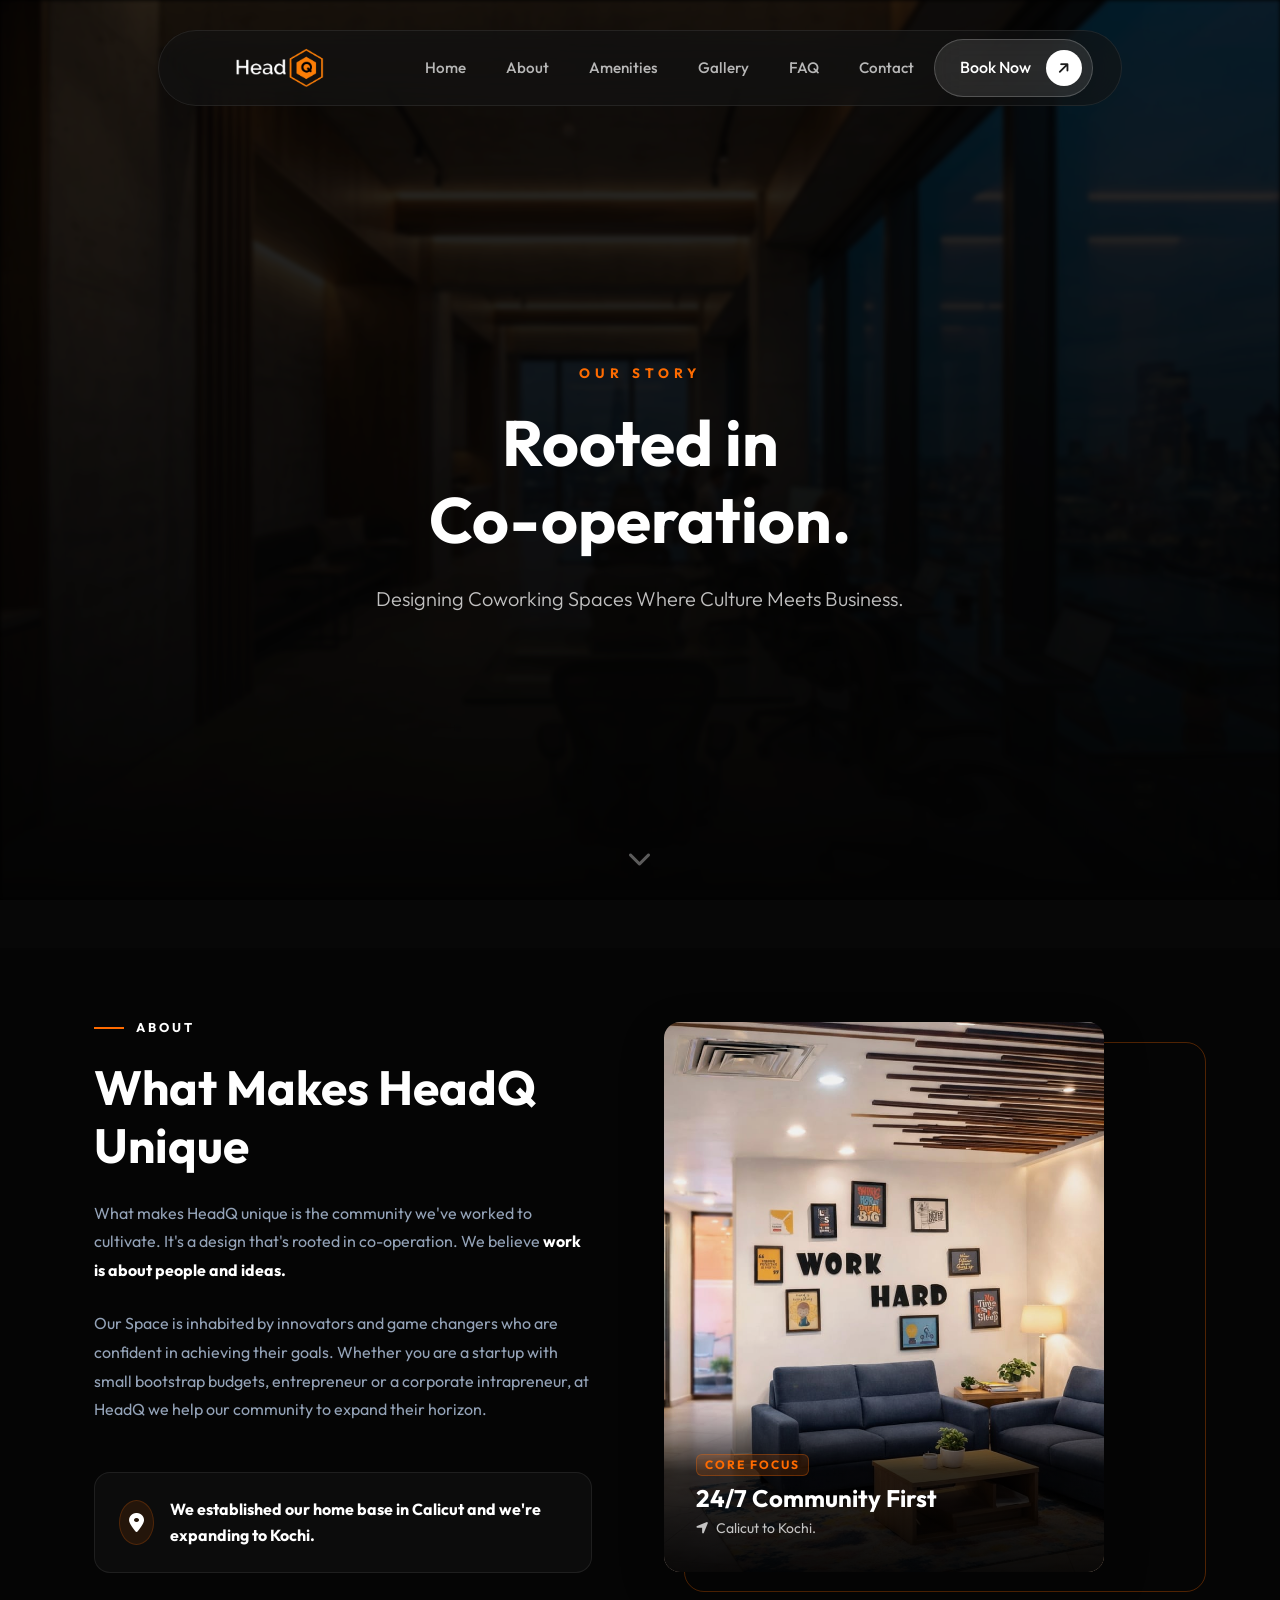
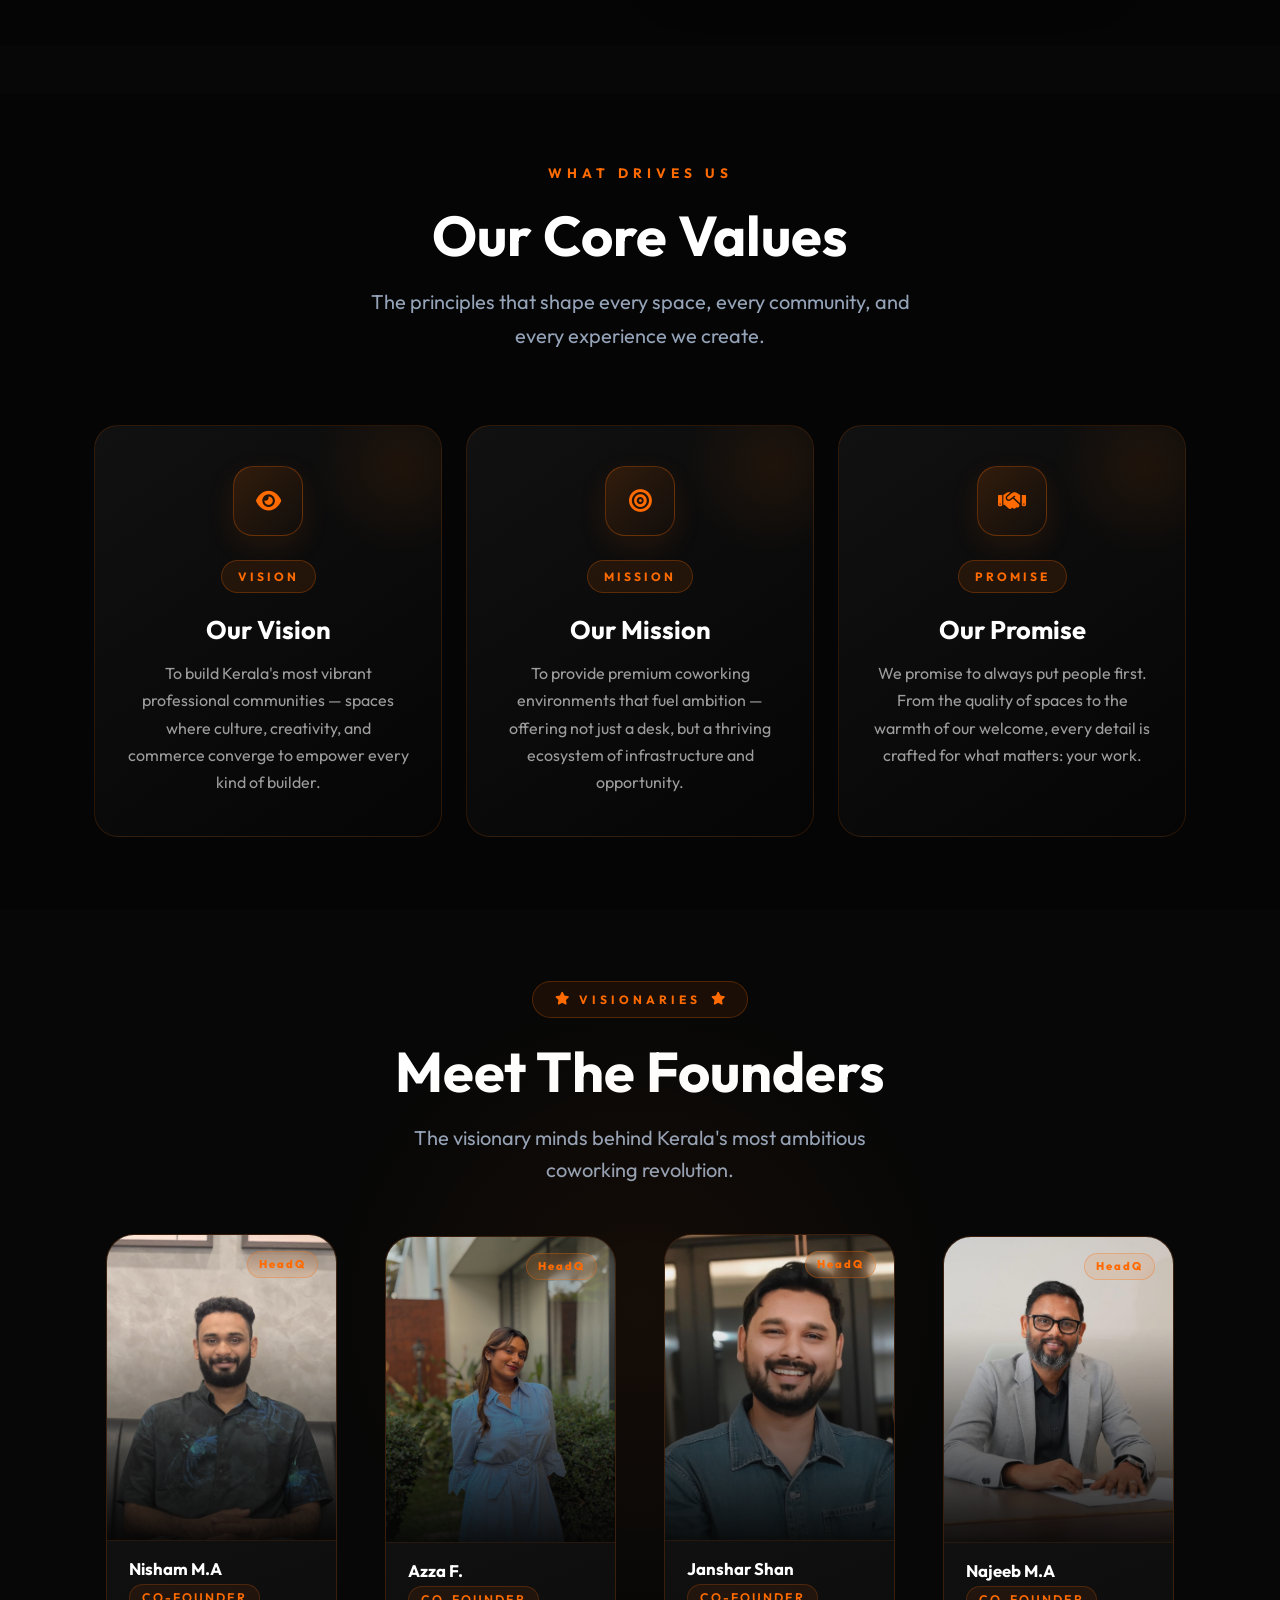
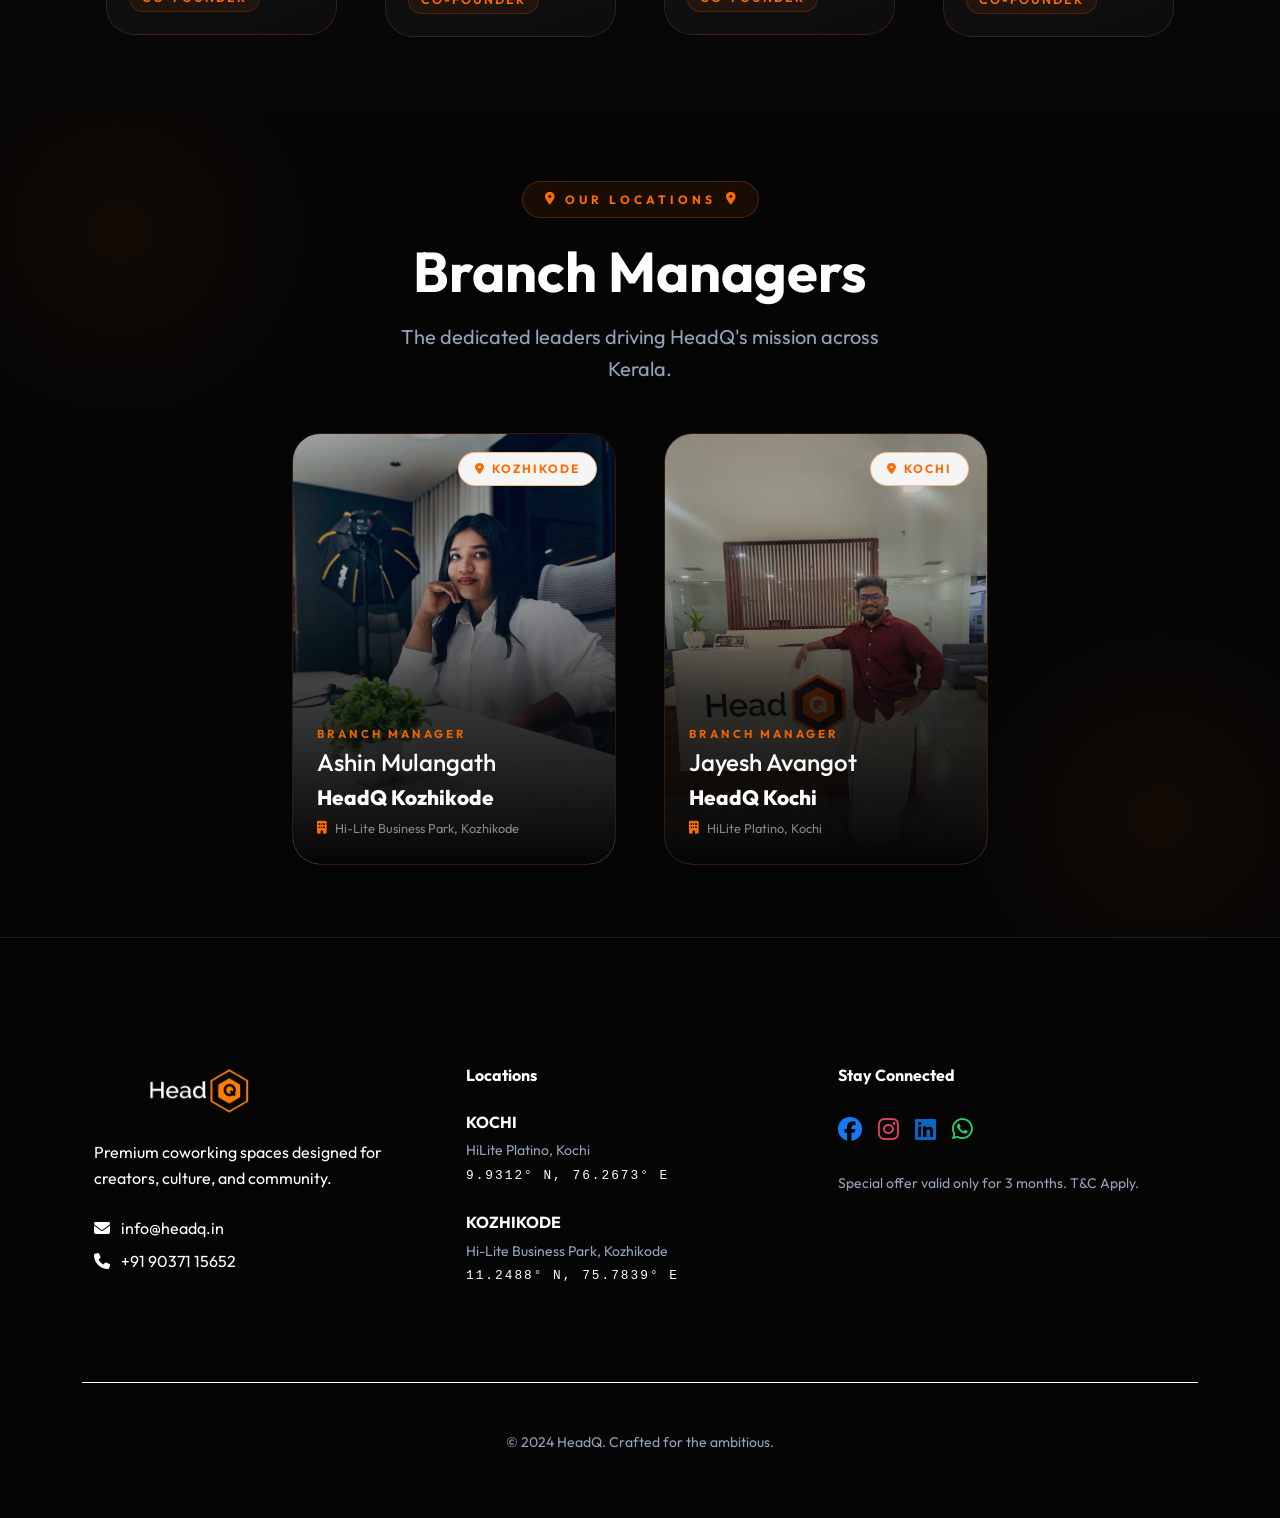
<file: about.html>
<!DOCTYPE html>
<html lang="en">

<head>
    <meta charset="UTF-8">
    <meta name="viewport" content="width=device-width, initial-scale=1.0">
    <title>About HeadQ | Premium Coworking Community in Kerala</title>
    <meta name="description" content="Discover the story and community behind HeadQ. We create premium, culture-driven coworking spaces for builders and innovators across Kerala.">
    <link rel="canonical" href="https://sumith12345678.github.io/hq/about.html">
    <meta property="og:title" content="About HeadQ | Premium Coworking Community in Kerala">
    <meta property="og:description" content="Discover the story and community behind HeadQ. We create premium, culture-driven coworking spaces for builders and innovators across Kerala.">
    <meta property="og:image" content="https://sumith12345678.github.io/hq/assets/spaces/hq1.jpeg">
    <meta property="og:url" content="https://sumith12345678.github.io/hq/about.html">
    <meta property="og:type" content="website">
    <meta name="twitter:card" content="summary_large_image">
    <!-- Favicon -->
    <link rel="icon" type="image/x-icon" href="assets/favicon/favicon.ico">
    <link rel="icon" type="image/png" sizes="32x32" href="assets/favicon/favicon-32x32.png">
    <link rel="icon" type="image/png" sizes="16x16" href="assets/favicon/favicon-16x16.png">
    <link rel="apple-touch-icon" href="assets/favicon/apple-touch-icon.png">
    <link rel="manifest" href="assets/favicon/site.webmanifest">
    <!-- Bootstrap 5 CSS -->
    <link href="https://cdn.jsdelivr.net/npm/bootstrap@5.3.0/dist/css/bootstrap.min.css" rel="stylesheet">
    <!-- Google Fonts: Outfit -->
    <link rel="preconnect" href="https://fonts.googleapis.com">
    <link rel="preconnect" href="https://fonts.gstatic.com" crossorigin>
    <link href="https://fonts.googleapis.com/css2?family=Outfit:wght@300;400;500;700;800&display=swap" rel="stylesheet">
    <!-- Font Awesome -->
    <link rel="stylesheet" href="https://cdnjs.cloudflare.com/ajax/libs/font-awesome/6.4.0/css/all.min.css">
    <!-- Custom CSS -->
    <link rel="stylesheet" href="landing.css">
</head>

<body>

    <!-- Floating Pill Navigation -->
    <div class="nav-wrapper">
        <nav class="navbar navbar-expand-lg" id="mainNav">
            <div class="container-fluid px-2">
                <a class="navbar-brand me-4 ms-2" href="landing.html">
                    <img src="assets/logo/logo.png" alt="HeadQ" style="height: 44px; width: auto; object-fit: contain;">
                </a>
                <button class="navbar-toggler" type="button" data-bs-toggle="collapse" data-bs-target="#navbarNav"
                    style="border:none; box-shadow:none;">
                    <i class="fas fa-bars text-white fs-4"></i>
                </button>
                <div class="collapse navbar-collapse" id="navbarNav">
                    <ul class="navbar-nav me-auto align-items-center">
                        <li class="nav-item"><a class="nav-link" href="index.html">Home</a></li>
                        <li class="nav-item"><a class="nav-link" href="about.html">About</a></li>
                        <li class="nav-item"><a class="nav-link" href="amenities.html">Amenities</a></li>
                        <li class="nav-item"><a class="nav-link" href="gallery.html">Gallery</a></li>
                        <li class="nav-item"><a class="nav-link" href="index.html#faq">FAQ</a></li>
                        <li class="nav-item"><a class="nav-link" href="contact.html">Contact</a></li>
                    </ul>
                    <div class="ms-auto d-flex align-items-center">
                        <a href="contact.html" class="btn-capsule me-2">
                            Book Now
                            <div class="btn-icon"><i class="fas fa-arrow-up"></i></div>
                        </a>
                    </div>
                </div>
            </div>
        </nav>
    </div>

    <!-- About Hero Section -->
    <section class="about-hero-section">
        <div class="about-hero-bg"></div>
        <div class="container position-relative z-3">
            <div class="row min-vh-100 align-items-center">
                <div class="col-lg-8 mx-auto text-center mt-5 pt-5">
                    <h5 class="section-tag mb-4" style="letter-spacing: 5px;">OUR STORY</h5>
                    <h1 class="display-3 fw-bold text-white mb-4">Rooted in <br><span
                            class="text-orange">Co-operation.</span></h1>
                    <p class="lead text-white opacity-75 mx-auto" style="max-width: 600px;">
                        Designing Coworking Spaces Where Culture Meets Business.
                    </p>
                </div>
            </div>
        </div>
        <div class="scroll-indicator">
            <i class="fas fa-chevron-down text-white fs-4 opacity-50"></i>
        </div>
    </section>

    <!-- Refined Premium About Section -->
    <section class="refined-about-section py-5 my-5" id="about" style="background: #050505;">
        <div class="container py-4">
            <div class="row align-items-center column-reverse-lg">
                <!-- Text Content -->
                <div class="col-lg-6 pe-lg-5 mb-5 mb-lg-0 order-2 order-lg-1">
                    <div class="reveal-from-bottom">
                        <div class="d-flex align-items-center mb-4">
                            <div
                                style="width: 30px; height: 2px; background: var(--primary-orange); margin-right: 12px;">
                            </div>
                            <h6 class="mb-0 tracking-widest text-white fw-bold"
                                style="letter-spacing: 3px; font-size: 0.8rem;">ABOUT</h6>
                        </div>

                        <h2 class="display-5 fw-bold text-white mb-4" style="line-height: 1.2;">
                            What Makes <span class="text-orange">HeadQ</span> Unique
                        </h2>

                        <p class="text-muted fs-6 mb-4" style="line-height: 1.8;">
                            What makes HeadQ unique is the community we've worked to cultivate. It's a design that's
                            rooted in co-operation. We believe <strong class="text-white">work is about people and
                                ideas.</strong>
                        </p>

                        <p class="text-muted fs-6 mb-5" style="line-height: 1.8;">
                            Our Space is inhabited by innovators and game changers who are confident in achieving their
                            goals. Whether you are a startup with small bootstrap budgets, entrepreneur or a corporate
                            intrapreneur, at HeadQ we help our community to expand their horizon.
                        </p>

                        <!-- Location Callout -->
                        <div class="location-callout p-4 rounded-4"
                            style="background: rgba(255,255,255,0.03); border: 1px solid rgba(255,255,255,0.08);">
                            <div class="d-flex align-items-center">
                                <div class="icon-circle me-3"
                                    style="width: 45px; height: 45px; border-radius: 50%; background: rgba(255,107,0,0.1); display: flex; align-items: center; justify-content: center; border: 1px solid rgba(255,107,0,0.2);">
                                    <i class="fas fa-map-marker-alt text-orange fs-5"></i>
                                </div>
                                <div>
                                    <p class="text-white fw-bold mb-0 fs-6">We established our home base in Calicut and
                                        we're expanding to Kochi.</p>
                                </div>
                            </div>
                        </div>
                    </div>
                </div>

                <!-- Structured Image -->
                <div class="col-lg-6 ps-lg-4 order-1 order-lg-2 mb-5 mb-lg-0">
                    <div class="position-relative reveal-from-bottom">
                        <!-- Decorative Frame -->
                        <div
                            style="position: absolute; top: 20px; right: -20px; bottom: -20px; left: 20px; border: 1px solid rgba(255,107,0,0.3); border-radius: 20px; z-index: 0;">
                        </div>

                        <!-- Main Image Container -->
                        <div class="position-relative z-1 rounded-4 overflow-hidden shadow-lg"
                            style="aspect-ratio: 4/5; max-height: 550px;">
                            <img src="assets/spaces/hq9.jpeg" alt="HeadQ Community Workspace" class="w-100 h-100"
                                style="object-fit: cover; filter: brightness(0.95);">

                            <!-- Integrated Dark Card (Mobile Friendly) -->
                            <div class="position-absolute bottom-0 start-0 w-100 p-4"
                                style="background: linear-gradient(to top, rgba(0,0,0,0.95) 0%, rgba(0,0,0,0.8) 60%, transparent 100%);">
                                <div class="px-2 pb-2 pt-4">
                                    <span class="badge text-uppercase mb-2"
                                        style="background: rgba(255,107,0,0.15); border: 1px solid rgba(255,107,0,0.3); color: var(--primary-orange); letter-spacing: 2px;">Core
                                        Focus</span>
                                    <h3 class="fw-bold text-white mb-1 fs-4">24/7 Community First</h3>
                                    <p class="text-white opacity-75 mb-0 small"><i
                                            class="fas fa-location-arrow text-orange me-2 flex-shrink-0"></i>Calicut to
                                        Kochi.</p>
                                </div>
                            </div>
                        </div>
                    </div>
                </div>

            </div>
        </div>
    </section>

    <style>
        /* Mobile specific adjustments */
        @media (max-width: 991.98px) {
            .refined-about-section .row {
                flex-direction: column;
            }

            .refined-about-section .order-1 {
                order: 1 !important;
            }

            .refined-about-section .order-2 {
                order: 2 !important;
            }

            .refined-about-section .rounded-4 {
                border-radius: 16px !important;
            }
        }
    </style>

    <!-- Our Core Values Section -->
    <section class="py-5" style="background: #050505; overflow: hidden;">
        <div class="container py-4">
            <div class="text-center mb-4 pb-2">
                <h5 class="section-tag" style="letter-spacing: 5px;">WHAT DRIVES US</h5>
                <h2 class="display-4 fw-bold text-white mt-2">Our <span class="text-orange">Core Values</span></h2>
                <p class="text-muted fs-5 mx-auto mt-3" style="max-width: 580px; line-height: 1.7;">The principles that
                    shape every space, every community, and every experience we create.</p>
            </div>

            <div class="row g-4 mt-2">
                <!-- Vision -->
                <div class="col-lg-4">
                    <div style="background: linear-gradient(145deg, #111 0%, #050505 100%); border: 1px solid rgba(255,107,0,0.15); border-radius: 24px; padding: 40px 32px; height: 100%; position: relative; overflow: hidden; transition: all 0.4s ease;"
                        class="value-card-hover text-center">
                        <div
                            style="position: absolute; top: -50px; right: -50px; width: 180px; height: 180px; background: radial-gradient(circle, rgba(255,107,0,0.08) 0%, transparent 70%); border-radius: 50%;">
                        </div>
                        <div
                            style="width: 70px; height: 70px; margin: 0 auto 24px auto; background: linear-gradient(135deg, rgba(255,107,0,0.15), rgba(255,107,0,0.02)); border: 1px solid rgba(255,107,0,0.3); border-radius: 20px; display: flex; align-items: center; justify-content: center; box-shadow: 0 10px 30px rgba(255,107,0,0.1);">
                            <i class="fas fa-eye" style="color: var(--primary-orange); font-size: 1.4rem;"></i>
                        </div>
                        <div
                            style="display: inline-block; background: rgba(255,107,0,0.1); border: 1px solid rgba(255,107,0,0.25); border-radius: 50px; padding: 6px 16px; font-size: 0.75rem; letter-spacing: 3px; color: var(--primary-orange); font-weight: 700; margin-bottom: 20px;">
                            VISION</div>
                        <h3
                            style="color: #fff; font-size: 1.6rem; font-weight: 700; margin-bottom: 14px; line-height: 1.3;">
                            Our Vision</h3>
                        <p style="color: rgba(255,255,255,0.6); line-height: 1.7; font-size: 1rem; margin: 0;">To
                            build
                            Kerala's most vibrant professional communities — spaces where culture, creativity, and
                            commerce converge to empower every kind of builder.</p>
                    </div>
                </div>

                <!-- Mission -->
                <div class="col-lg-4">
                    <div style="background: linear-gradient(145deg, #111 0%, #050505 100%); border: 1px solid rgba(255,107,0,0.15); border-radius: 24px; padding: 40px 32px; height: 100%; position: relative; overflow: hidden; transition: all 0.4s ease;"
                        class="value-card-hover text-center">
                        <div
                            style="position: absolute; top: -50px; right: -50px; width: 180px; height: 180px; background: radial-gradient(circle, rgba(255,107,0,0.08) 0%, transparent 70%); border-radius: 50%;">
                        </div>
                        <div
                            style="width: 70px; height: 70px; margin: 0 auto 24px auto; background: linear-gradient(135deg, rgba(255,107,0,0.15), rgba(255,107,0,0.02)); border: 1px solid rgba(255,107,0,0.3); border-radius: 20px; display: flex; align-items: center; justify-content: center; box-shadow: 0 10px 30px rgba(255,107,0,0.1);">
                            <i class="fas fa-bullseye" style="color: var(--primary-orange); font-size: 1.4rem;"></i>
                        </div>
                        <div
                            style="display: inline-block; background: rgba(255,107,0,0.1); border: 1px solid rgba(255,107,0,0.25); border-radius: 50px; padding: 6px 16px; font-size: 0.75rem; letter-spacing: 3px; color: var(--primary-orange); font-weight: 700; margin-bottom: 20px;">
                            MISSION</div>
                        <h3
                            style="color: #fff; font-size: 1.6rem; font-weight: 700; margin-bottom: 14px; line-height: 1.3;">
                            Our Mission</h3>
                        <p style="color: rgba(255,255,255,0.6); line-height: 1.7; font-size: 1rem; margin: 0;">To
                            provide premium coworking environments that fuel ambition — offering not just a desk, but a
                            thriving ecosystem of infrastructure and opportunity.</p>
                    </div>
                </div>

                <!-- Promise -->
                <div class="col-lg-4">
                    <div style="background: linear-gradient(145deg, #111 0%, #050505 100%); border: 1px solid rgba(255,107,0,0.15); border-radius: 24px; padding: 40px 32px; height: 100%; position: relative; overflow: hidden; transition: all 0.4s ease;"
                        class="value-card-hover text-center">
                        <div
                            style="position: absolute; top: -50px; right: -50px; width: 180px; height: 180px; background: radial-gradient(circle, rgba(255,107,0,0.08) 0%, transparent 70%); border-radius: 50%;">
                        </div>
                        <div
                            style="width: 70px; height: 70px; margin: 0 auto 24px auto; background: linear-gradient(135deg, rgba(255,107,0,0.15), rgba(255,107,0,0.02)); border: 1px solid rgba(255,107,0,0.3); border-radius: 20px; display: flex; align-items: center; justify-content: center; box-shadow: 0 10px 30px rgba(255,107,0,0.1);">
                            <i class="fas fa-handshake" style="color: var(--primary-orange); font-size: 1.4rem;"></i>
                        </div>
                        <div
                            style="display: inline-block; background: rgba(255,107,0,0.1); border: 1px solid rgba(255,107,0,0.25); border-radius: 50px; padding: 6px 16px; font-size: 0.75rem; letter-spacing: 3px; color: var(--primary-orange); font-weight: 700; margin-bottom: 20px;">
                            PROMISE</div>
                        <h3
                            style="color: #fff; font-size: 1.6rem; font-weight: 700; margin-bottom: 14px; line-height: 1.3;">
                            Our Promise</h3>
                        <p style="color: rgba(255,255,255,0.6); line-height: 1.7; font-size: 1rem; margin: 0;">We
                            promise to always put people first. From the quality of spaces to the warmth of our
                            welcome, every detail is crafted for what matters: your work.</p>
                    </div>
                </div>
            </div>
        </div>
    </section>

    <style>
        .value-card-hover:hover {
            transform: translateY(-8px);
            box-shadow: 0 30px 70px rgba(0, 0, 0, 0.5);
        }
    </style>

    <!-- Co-Founders Section -->
    <section class="py-5" style="background: #070707; position: relative; overflow: hidden;">
        <!-- Background decoration -->
        <div
            style="position: absolute; top: 50%; left: 50%; transform: translate(-50%,-50%); width: 700px; height: 700px; background: radial-gradient(circle, rgba(255,107,0,0.06) 0%, transparent 65%); border-radius: 50%; pointer-events: none;">
        </div>

        <div class="container py-4">
            <div class="text-center mb-4 pb-2">
                <div
                    style="display: inline-flex; align-items: center; gap: 10px; background: rgba(255,107,0,0.08); border: 1px solid rgba(255,107,0,0.25); border-radius: 50px; padding: 8px 22px; margin-bottom: 20px;">
                    <i class="fas fa-star" style="color: var(--primary-orange); font-size: 0.8rem;"></i>
                    <span
                        style="color: var(--primary-orange); font-size: 0.75rem; letter-spacing: 4px; font-weight: 700;">VISIONARIES</span>
                    <i class="fas fa-star" style="color: var(--primary-orange); font-size: 0.8rem;"></i>
                </div>
                <h2 class="display-4 fw-bold text-white mb-0">Meet The <span class="text-orange">Founders</span></h2>
                <p class="text-muted fs-5 mx-auto mt-3" style="max-width: 520px;">The visionary minds behind Kerala's
                    most ambitious coworking revolution.</p>
            </div>

            <!-- Founders Grid - Premium Cards -->
            <div class="row g-5 justify-content-center founder-grid">

                <!-- Nisham M.A -->
                <div class="col-lg-3 col-md-6 founder-col" style="--delay: 0s;">
                    <div class="founder-card-premium">
                        <div class="founder-card-number">HeadQ</div>
                        <div class="founder-img-wrap">
                            <img src="assets/founders/nisham.jpeg" alt="Nisham M.A">
                            <div class="founder-img-overlay"></div>
                            <div class="founder-socials">
                                <a href="https://www.linkedin.com/in/headq-coworking-space-824828200" target="_blank"
                                    class="founder-social-btn"><i class="fab fa-linkedin-in"></i></a>
                                <a href="https://www.instagram.com/headq_coworking" target="_blank"
                                    class="founder-social-btn"><i class="fab fa-instagram"></i></a>
                            </div>
                        </div>
                        <div class="founder-card-body">
                            <h4 class="founder-name">Nisham M.A</h4>
                            <span class="founder-role">Co-Founder</span>
                        </div>
                        <div class="founder-card-shine"></div>
                    </div>
                </div>

                <!-- Azza F. -->
                <div class="col-lg-3 col-md-6 founder-col founder-col-offset" style="--delay: 0.1s;">
                    <div class="founder-card-premium">
                        <div class="founder-card-number">HeadQ</div>
                        <div class="founder-img-wrap">
                            <img src="assets/founders/azza.jpeg" alt="Azza F.">
                            <div class="founder-img-overlay"></div>
                            <div class="founder-socials">
                                <a href="https://www.linkedin.com/in/headq-coworking-space-824828200" target="_blank"
                                    class="founder-social-btn"><i class="fab fa-linkedin-in"></i></a>
                                <a href="https://www.instagram.com/headq_coworking" target="_blank"
                                    class="founder-social-btn"><i class="fab fa-instagram"></i></a>
                            </div>
                        </div>
                        <div class="founder-card-body">
                            <h4 class="founder-name">Azza F.</h4>
                            <span class="founder-role">Co-Founder</span>
                        </div>
                        <div class="founder-card-shine"></div>
                    </div>
                </div>

                <!-- Janshar Shan -->
                <div class="col-lg-3 col-md-6 founder-col" style="--delay: 0.2s;">
                    <div class="founder-card-premium">
                        <div class="founder-card-number">HeadQ</div>
                        <div class="founder-img-wrap">
                            <img src="assets/founders/janshar.jpeg" alt="Janshar Shan">
                            <div class="founder-img-overlay"></div>
                            <div class="founder-socials">
                                <a href="https://www.linkedin.com/in/headq-coworking-space-824828200" target="_blank"
                                    class="founder-social-btn"><i class="fab fa-linkedin-in"></i></a>
                                <a href="https://www.instagram.com/headq_coworking" target="_blank"
                                    class="founder-social-btn"><i class="fab fa-instagram"></i></a>
                            </div>
                        </div>
                        <div class="founder-card-body">
                            <h4 class="founder-name">Janshar Shan</h4>
                            <span class="founder-role">Co-Founder</span>
                        </div>
                        <div class="founder-card-shine"></div>
                    </div>
                </div>

                <!-- Najeeb M.A -->
                <div class="col-lg-3 col-md-6 founder-col founder-col-offset" style="--delay: 0.3s;">
                    <div class="founder-card-premium">
                        <div class="founder-card-number">HeadQ</div>
                        <div class="founder-img-wrap">
                            <img src="assets/founders/najeeb.jpeg" alt="Najeeb M.A">
                            <div class="founder-img-overlay"></div>
                            <div class="founder-socials">
                                <a href="https://www.linkedin.com/in/headq-coworking-space-824828200" target="_blank"
                                    class="founder-social-btn"><i class="fab fa-linkedin-in"></i></a>
                                <a href="https://www.instagram.com/headq_coworking" target="_blank"
                                    class="founder-social-btn"><i class="fab fa-instagram"></i></a>
                            </div>
                        </div>
                        <div class="founder-card-body">
                            <h4 class="founder-name">Najeeb M.A</h4>
                            <span class="founder-role">Co-Founder</span>
                        </div>
                        <div class="founder-card-shine"></div>
                    </div>
                </div>

            </div><!-- end founders row -->
        </div>

        <style>
            /* ── Premium Founder Cards ── */
            .founder-col-offset {
                margin-top: 50px;
            }

            @media (max-width: 767.98px) {
                .founder-col-offset {
                    margin-top: 0;
                }
            }

            .founder-card-premium {
                position: relative;
                background: linear-gradient(160deg, #161616 0%, #0d0d0d 100%);
                border: 1px solid rgba(255, 107, 0, 0.18);
                border-radius: 28px;
                overflow: hidden;
                transition: transform 0.4s cubic-bezier(.23, 1, .32, 1), box-shadow 0.4s ease;
                animation: fadeUpCard 0.6s ease both;
                animation-delay: var(--delay, 0s);
            }

            @keyframes fadeUpCard {
                from {
                    opacity: 0;
                    transform: translateY(30px);
                }

                to {
                    opacity: 1;
                    transform: translateY(0);
                }
            }

            .founder-card-premium:hover {
                transform: translateY(-14px) scale(1.02);
                box-shadow: 0 40px 80px rgba(0, 0, 0, 0.7), 0 0 0 1px rgba(255, 107, 0, 0.35), 0 0 60px rgba(255, 107, 0, 0.08);
            }

            /* Glowing number badge */
            .founder-card-number {
                position: absolute;
                top: 16px;
                right: 18px;
                z-index: 10;
                font-size: 0.7rem;
                font-weight: 800;
                letter-spacing: 2px;
                color: var(--primary-orange);
                background: rgba(255, 107, 0, 0.1);
                border: 1px solid rgba(255, 107, 0, 0.3);
                border-radius: 50px;
                padding: 4px 11px;
                backdrop-filter: blur(6px);
            }

            /* Image wrapper */
            .founder-img-wrap {
                position: relative;
                aspect-ratio: 3/4;
                overflow: hidden;
            }

            .founder-img-wrap img {
                width: 100%;
                height: 100%;
                object-fit: cover;
                object-position: center top;
                display: block;
                transition: transform 0.55s ease;
            }

            .founder-card-premium:hover .founder-img-wrap img {
                transform: scale(1.06);
            }

            /* Image overlay gradient */
            .founder-img-overlay {
                position: absolute;
                inset: 0;
                background: linear-gradient(to top,
                        rgba(5, 5, 5, 0.92) 0%,
                        rgba(5, 5, 5, 0.4) 40%,
                        transparent 70%);
                pointer-events: none;
            }

            /* Social buttons */
            .founder-socials {
                position: absolute;
                bottom: 16px;
                left: 16px;
                display: flex;
                gap: 8px;
                z-index: 5;
                transform: translateY(6px);
                opacity: 0;
                transition: opacity 0.35s ease, transform 0.35s ease;
            }

            .founder-card-premium:hover .founder-socials {
                opacity: 1;
                transform: translateY(0);
            }

            /* Always show on touch / mobile — no hover available */
            @media (hover: none),
            (max-width: 767.98px) {
                .founder-socials {
                    opacity: 1;
                    transform: translateY(0);
                }
            }

            .founder-social-btn {
                width: 36px;
                height: 36px;
                background: rgba(255, 107, 0, 0.15);
                backdrop-filter: blur(10px);
                border: 1px solid rgba(255, 107, 0, 0.35);
                border-radius: 50%;
                display: flex;
                align-items: center;
                justify-content: center;
                color: #fff;
                font-size: 0.85rem;
                text-decoration: none;
                transition: background 0.25s, transform 0.25s;
            }

            .founder-social-btn:hover {
                background: var(--primary-orange);
                transform: scale(1.15);
                color: #fff;
            }

            /* Card text body */
            .founder-card-body {
                padding: 18px 22px 22px;
                border-top: 1px solid rgba(255, 107, 0, 0.1);
            }

            .founder-name {
                color: #fff;
                font-weight: 700;
                font-size: 1.05rem;
                margin-bottom: 5px;
            }

            .founder-role {
                display: inline-block;
                color: var(--primary-orange);
                font-weight: 600;
                font-size: 0.78rem;
                letter-spacing: 2px;
                text-transform: uppercase;
                background: rgba(255, 107, 0, 0.08);
                border: 1px solid rgba(255, 107, 0, 0.2);
                border-radius: 50px;
                padding: 3px 12px;
            }

            /* Subtle shine sweep on hover */
            .founder-card-shine {
                position: absolute;
                inset: 0;
                background: linear-gradient(120deg, transparent 30%, rgba(255, 255, 255, 0.04) 50%, transparent 70%);
                transform: translateX(-100%);
                transition: transform 0.6s ease;
                pointer-events: none;
                border-radius: 28px;
            }

            .founder-card-premium:hover .founder-card-shine {
                transform: translateX(100%);
            }
        </style>
    </section>

    <!-- ══════════════════════════════════════ -->
    <!-- Branch Managers Section               -->
    <!-- ══════════════════════════════════════ -->
    <section class="py-5" style="background: #050505; position: relative; overflow: hidden;">
        <!-- BG glow blobs -->
        <div
            style="position:absolute;top:-80px;left:-80px;width:400px;height:400px;background:radial-gradient(circle,rgba(255,107,0,0.05) 0%,transparent 70%);border-radius:50%;pointer-events:none;">
        </div>
        <div
            style="position:absolute;bottom:-80px;right:-80px;width:400px;height:400px;background:radial-gradient(circle,rgba(255,107,0,0.05) 0%,transparent 70%);border-radius:50%;pointer-events:none;">
        </div>

        <div class="container py-4">
            <!-- Heading -->
            <div class="text-center mb-5">
                <div
                    style="display:inline-flex;align-items:center;gap:10px;background:rgba(255,107,0,0.08);border:1px solid rgba(255,107,0,0.25);border-radius:50px;padding:8px 22px;margin-bottom:20px;">
                    <i class="fas fa-map-marker-alt" style="color:var(--primary-orange);font-size:0.8rem;"></i>
                    <span style="color:var(--primary-orange);font-size:0.75rem;letter-spacing:4px;font-weight:700;">OUR
                        LOCATIONS</span>
                    <i class="fas fa-map-marker-alt" style="color:var(--primary-orange);font-size:0.8rem;"></i>
                </div>
                <h2 class="display-4 fw-bold text-white mb-0">Branch <span class="text-orange">Managers</span></h2>
                <p class="text-muted fs-5 mx-auto mt-3" style="max-width:500px;">The dedicated leaders driving HeadQ's
                    mission across Kerala.</p>
            </div>

            <!-- Two tall portrait cards centred -->
            <div class="row g-5 justify-content-center">

                <!-- Kozhikode -->
                <div class="col-lg-4 col-md-6 col-10">
                    <div class="bm-card">
                        <div class="bm-img-wrap">
                            <img src="assets/founders/Ashin_M.jpeg" alt="Kozhikode Branch Manager">
                            <div class="bm-gradient"></div>
                            <div class="bm-city-badge"><i class="fas fa-location-dot"></i> Kozhikode</div>
                            <div class="bm-socials">
                                <a href="https://www.linkedin.com/in/headq-coworking-space-824828200" target="_blank"
                                    class="bm-social-btn"><i class="fab fa-linkedin-in"></i></a>
                                <a href="https://www.instagram.com/headq_coworking" target="_blank"
                                    class="bm-social-btn"><i class="fab fa-instagram"></i></a>
                                <a href="https://wa.me/919037115652" target="_blank" class="bm-social-btn"><i
                                        class="fab fa-whatsapp"></i></a>
                            </div>
                            <div class="bm-info">
                                <p class="bm-role">Branch Manager</p>
                                <h4 class="bm-person-name">Ashin Mulangath</h4>
                                <h5 class="bm-name">HeadQ Kozhikode</h5>
                                <p class="bm-address"><i class="fas fa-building me-2"></i>Hi-Lite Business Park,
                                    Kozhikode</p>
                            </div>
                        </div>
                    </div>
                </div>

                <!-- Kochi -->
                <div class="col-lg-4 col-md-6 col-10">
                    <div class="bm-card">
                        <div class="bm-img-wrap">
                            <img src="assets/founders/jay.jpeg" alt="Kochi Branch Manager">
                            <div class="bm-gradient"></div>
                            <div class="bm-city-badge"><i class="fas fa-location-dot"></i> Kochi</div>
                            <div class="bm-socials">
                                <a href="https://www.linkedin.com/in/headq-coworking-space-824828200" target="_blank"
                                    class="bm-social-btn"><i class="fab fa-linkedin-in"></i></a>
                                <a href="https://www.instagram.com/headq_coworking" target="_blank"
                                    class="bm-social-btn"><i class="fab fa-instagram"></i></a>
                                <a href="https://wa.me/919037115652" target="_blank" class="bm-social-btn"><i
                                        class="fab fa-whatsapp"></i></a>
                            </div>
                            <div class="bm-info">
                                <p class="bm-role">Branch Manager</p>
                                <h4 class="bm-person-name">Jayesh Avangot</h4>
                                <h4 class="bm-name">HeadQ Kochi</h4>
                                <p class="bm-address"><i class="fas fa-building me-2"></i>HiLite Platino, Kochi</p>
                            </div>
                        </div>
                    </div>
                </div>

            </div>
        </div>

        <style>
            /* ── Branch Manager Cards (portrait overlay style) ── */
            .bm-card {
                border-radius: 28px;
                overflow: hidden;
                transition: transform 0.4s cubic-bezier(.23, 1, .32, 1), box-shadow 0.4s ease;
            }

            .bm-card:hover {
                transform: translateY(-14px);
                box-shadow: 0 0 0 1.5px rgba(255, 107, 0, 0.5),
                    0 40px 80px rgba(0, 0, 0, 0.75),
                    0 0 70px rgba(255, 107, 0, 0.12);
            }

            .bm-img-wrap {
                position: relative;
                aspect-ratio: 3 / 4;
                overflow: hidden;
                border-radius: 28px;
                border: 1px solid rgba(255, 107, 0, 0.2);
            }

            .bm-img-wrap img {
                width: 100%;
                height: 100%;
                object-fit: cover;
                object-position: center top;
                display: block;
                transition: transform 0.55s ease, filter 0.4s ease;
                filter: brightness(0.78) saturate(1.05);
            }

            .bm-card:hover .bm-img-wrap img {
                transform: scale(1.07);
                filter: brightness(0.6) saturate(1.1);
            }

            .bm-gradient {
                position: absolute;
                inset: 0;
                background: linear-gradient(to top,
                        rgba(5, 5, 5, 1) 0%,
                        rgba(5, 5, 5, 0.72) 38%,
                        rgba(5, 5, 5, 0.05) 68%,
                        transparent 100%);
                pointer-events: none;
            }

            /* city badge top-right */
            .bm-city-badge {
                position: absolute;
                top: 18px;
                right: 18px;
                display: inline-flex;
                align-items: center;
                gap: 6px;
                background: whitesmoke;
                border: 1px solid rgba(255, 107, 0, 0.45);
                backdrop-filter: blur(12px);
                border-radius: 50px;
                padding: 6px 16px;
                color: var(--primary-orange);
                font-size: 0.75rem;
                font-weight: 700;
                letter-spacing: 2px;
                text-transform: uppercase;
            }

            /* social icons — slide in from left on hover */
            .bm-socials {
                position: absolute;
                top: 18px;
                left: 18px;
                display: flex;
                flex-direction: column;
                gap: 8px;
                z-index: 5;
                opacity: 0;
                transform: translateX(-10px);
                transition: opacity 0.35s ease, transform 0.35s ease;
            }

            .bm-card:hover .bm-socials {
                opacity: 1;
                transform: translateX(0);
            }

            /* Always show on touch / mobile — no hover available */
            @media (hover: none),
            (max-width: 767.98px) {
                .bm-socials {
                    opacity: 1;
                    transform: translateX(0);
                }
            }

            .bm-social-btn {
                width: 36px;
                height: 36px;
                background: rgba(0, 0, 0, 0.6);
                backdrop-filter: blur(10px);
                border: 1px solid rgba(255, 107, 0, 0.4);
                border-radius: 50%;
                display: flex;
                align-items: center;
                justify-content: center;
                color: #fff;
                font-size: 0.82rem;
                text-decoration: none;
                transition: background 0.25s, transform 0.25s;
            }

            .bm-social-btn:hover {
                background: var(--primary-orange);
                color: #fff;
                transform: scale(1.15);
            }

            /* text pinned to bottom of image */
            .bm-info {
                position: absolute;
                bottom: 0;
                left: 0;
                right: 0;
                padding: 0 24px 26px;
            }

            .bm-role {
                color: var(--primary-orange);
                font-size: 0.72rem;
                font-weight: 700;
                letter-spacing: 3px;
                text-transform: uppercase;
                margin: 0 0 5px;
                opacity: 0.9;
            }

            .bm-name {
                color: #fff;
                font-weight: 800;
                font-size: 1.3rem;
                margin: 0 0 8px;
                line-height: 1.2;
            }

            .bm-address {
                color: rgba(255, 255, 255, 0.5);
                font-size: 0.8rem;
                margin: 0;
                display: flex;
                align-items: center;
            }

            .bm-address i {
                color: var(--primary-orange);
            }
        </style>
    </section>

    <!-- Footer -->
    <footer class="footer border-top border-white border-opacity-10">
        <div class="container">
            <div class="row">
                <div class="col-lg-4 mb-5">
                    <img src="assets/logo/logo.png" alt="HeadQ" style="height: 50px; width: auto; object-fit: contain;">
                    <p class="mt-4 pe-lg-5 text-white">Premium coworking spaces designed for creators, culture, and
                        community.</p>
                    <div class="mt-4">
                        <p class="text-white mb-2"><i class="fas fa-envelope text-orange me-2"></i> info@headq.in</p>
                        <p class="text-white mb-2"><i class="fas fa-phone text-orange me-2"></i> +91 90371 15652</p>
                    </div>
                </div>
                <div class="col-lg-4 mb-5">
                    <h6 class="text-white mb-4 fw-bold">Locations</h6>
                    <div class="mb-4">
                        <p class="mb-1 fw-bold text-white">KOCHI</p>
                        <p class="small text-muted mb-1">HiLite Platino, Kochi</p>
                        <p class="small location-coords">9.9312° N, 76.2673° E</p>
                    </div>
                    <div>
                        <p class="mb-1 fw-bold text-white">KOZHIKODE</p>
                        <p class="small text-muted mb-1">Hi-Lite Business Park, Kozhikode</p>
                        <p class="small location-coords">11.2488° N, 75.7839° E</p>
                    </div>
                </div>
                <div class="col-lg-4">
                    <h6 class="text-white mb-4 fw-bold">Stay Connected</h6>
                    <div class="d-flex gap-3 mb-4">
                        <a href="https://www.facebook.com/share/1GK1qBV1BL/" target="_blank" class="fs-4"><i
                                class="fab fa-facebook"></i></a>
                        <a href="https://www.instagram.com/headq_coworking?igsh=MWE2cmFmbzh3OWcyag==" target="_blank"
                            class="fs-4"><i class="fab fa-instagram"></i></a>
                        <a href="https://www.linkedin.com/in/headq-coworking-space-824828200?utm_source=share_via&utm_content=profile&utm_medium=member_android"
                            target="_blank" class="fs-4"><i class="fab fa-linkedin"></i></a>
                        <a href="https://wa.me/919037115652?text=Hello%20I%20want%20more%20information" class="fs-4"
                            target="_blank">
                            <i class="fab fa-whatsapp"></i>
                        </a>
                    </div>
                    <p class="text-muted small">Special offer valid only for 3 months. T&amp;C Apply.</p>
                </div>
            </div>
            <div class="mt-5 pt-5 border-top border-white border-opacity-5 text-center text-muted small">
                &copy; 2024 HeadQ. Crafted for the ambitious.
            </div>
        </div>
    </footer>

    <script src="https://cdn.jsdelivr.net/npm/bootstrap@5.3.0/dist/js/bootstrap.bundle.min.js"></script>
    <script src="landing.js"></script>
</body>

</html>
</file>
<file: landing.css>
:root {
    --primary-orange: #FF6B00;
    --accent-red: #E11D48;
    --bg-dark: #070707;
    --bg-card: rgba(255, 255, 255, 0.03);
    --text-white: #FFFFFF;
    --text-muted: #94A3B8;
    --glass-bg: rgba(255, 255, 255, 0.05);
    --glass-border: rgba(255, 255, 255, 0.08);
    --premium-blur: blur(25px);
    --pill-radius: 100px;
}

* {
    margin: 0;
    padding: 0;
    box-sizing: border-box;
    cursor: default;
}

html,
body {
    font-family: 'Outfit', sans-serif;
    background-color: var(--bg-dark);
    color: var(--text-white);
    overflow-x: hidden;
    line-height: 1.6;
    width: 100%;
    margin: 0;
    padding: 0;
}

.row {
    margin-right: 0;
    margin-left: 0;
}

.text-muted {
    color: var(--text-muted) !important;
}

/* --- Floating Pill Navigation --- */
.nav-wrapper {
    position: fixed;
    top: 30px;
    left: 0;
    width: 100%;
    z-index: 9999;
}

#mainNav {
    background: rgba(20, 20, 20, 0.6);
    backdrop-filter: var(--premium-blur);
    -webkit-backdrop-filter: var(--premium-blur);
    border: 1px solid var(--glass-border);
    border-radius: var(--pill-radius);
    padding: 8px 12px;
    width: fit-content;
    margin: 0 auto;
    transition: all 0.4s cubic-bezier(0.16, 1, 0.3, 1);
}

#mainNav.scrolled {
    background: rgba(10, 10, 10, 0.9);
    padding: 6px 12px;
    transform: translateY(-5px) scale(0.98);
}

.nav-link {
    color: var(--text-white) !important;
    font-weight: 500;
    font-size: 0.95rem;
    padding: 10px 20px !important;
    opacity: 0.7;
}

.nav-link:hover {
    opacity: 1;
}

/* --- Hero: Full Cinematic Immersive --- */
.hero-wrapper {
    height: 100vh;
    width: 100%;
    display: flex;
    align-items: center;
    justify-content: center;
    text-align: center;
    position: relative;
    overflow: hidden;
    background-color: var(--bg-dark);
    color: white;
}

/* Hero Slider Backgrounds */
.hero-slider-bg {
    position: absolute;
    top: 0;
    left: 0;
    width: 100%;
    height: 100%;
    background-size: cover;
    background-position: top center;
    opacity: 0;
    transition: opacity 1.5s ease-in-out;
    z-index: 1;
}

.hero-slider-bg.active {
    opacity: 1;
}

.hero-slider-bg.slide-1 {
    background-image: linear-gradient(rgba(0, 0, 0, 0.45), rgba(0, 0, 0, 0.75)), url('assets/backgrounds/x1.png');
}

.hero-slider-bg.slide-2 {
    background-image: linear-gradient(rgba(0, 0, 0, 0.45), rgba(0, 0, 0, 0.75)), url('assets/backgrounds/x2.png');
}

/* Hero Slider Dots */
.hero-slider-dots {
    display: flex;
    gap: 12px;
    z-index: 10;
}

.hero-dot {
    width: 12px;
    height: 12px;
    border-radius: 50%;
    background: rgba(255, 255, 255, 0.3);
    cursor: pointer;
    transition: all 0.3s ease;
}

.hero-dot:hover {
    background: rgba(255, 255, 255, 0.8);
}

.hero-dot.active {
    background: var(--primary-orange);
    transform: scale(1.3);
}

.hero-content-inner {
    max-width: 1100px;
    z-index: 10;
    padding: 0 20px;
}

.hero-title {
    font-size: clamp(3rem, 10vw, 7rem) !important;
    font-weight: 800;
    line-height: 0.95 !important;
    letter-spacing: -4px !important;
    margin-bottom: 30px !important;
    text-transform: capitalize;
}

.hero-title span.text-orange {
    background: linear-gradient(135deg, #FF6B00 0%, #FFB800 100%);
    -webkit-background-clip: text;
    background-clip: text;
    -webkit-text-fill-color: transparent;
    display: inline !important;
}

.hero-subtitle {
    font-size: 1.35rem !important;
    color: rgba(255, 255, 255, 1) !important;
    margin-bottom: 50px !important;
    line-height: 1.5 !important;
    max-width: 700px !important;
    margin-left: auto;
    margin-right: auto;
    font-weight: 700;
    letter-spacing: 0.2px;
}

/* --- About Image Composition --- */
.about-image-composition {
    position: relative;
    width: 100%;
    height: 600px;
    border-radius: 40px;
    z-index: 1;
}

.about-img-main {
    position: absolute;
    top: 0;
    left: 0;
    width: 75%;
    height: 80%;
    object-fit: cover;
    border-radius: 30px;
    z-index: 2;
    box-shadow: 0 20px 40px rgba(0, 0, 0, 0.4);
    border: 1px solid var(--glass-border);
}

.about-img-secondary {
    position: absolute;
    bottom: 5%;
    right: 0;
    width: 55%;
    height: 60%;
    object-fit: cover;
    border-radius: 30px;
    z-index: 3;
    box-shadow: -10px 20px 40px rgba(0, 0, 0, 0.5);
    border: 5px solid #0a0a0a;
    transition: transform 0.4s ease;
}

.about-image-composition:hover .about-img-secondary {
    transform: translateY(-10px) scale(1.02);
}

.about-shape-bg {
    position: absolute;
    top: 10%;
    right: 5%;
    width: 60%;
    height: 80%;
    background: radial-gradient(circle at top right, rgba(255, 107, 0, 0.15), transparent);
    border-radius: 40px;
    z-index: 1;
    transform: rotate(10deg);
}

.about-floating-card {
    position: absolute;
    top: 15%;
    right: -5%;
    background: rgba(10, 10, 10, 0.85);
    backdrop-filter: blur(20px);
    -webkit-backdrop-filter: blur(20px);
    border: 1px solid var(--glass-border);
    padding: 20px 30px;
    border-radius: 20px;
    display: flex;
    align-items: center;
    gap: 15px;
    z-index: 4;
    box-shadow: 0 15px 35px rgba(0, 0, 0, 0.3);
    animation: float 4s ease-in-out infinite;
}

.about-floating-card .icon {
    width: 50px;
    height: 50px;
    background: var(--primary-orange);
    border-radius: 50%;
    display: flex;
    align-items: center;
    justify-content: center;
    font-size: 1.2rem;
}

.hero-floating-card {
    position: absolute;
    bottom: 45px;
    left: 50%;
    transform: translateX(-50%);
    background: rgba(255, 255, 255, 0.08);
    backdrop-filter: blur(20px);
    -webkit-backdrop-filter: blur(20px);
    border: 1px solid rgba(255, 255, 255, 0.15);
    padding: 16px 30px;
    border-radius: 100px;
    display: flex;
    align-items: center;
    gap: 15px;
    z-index: 20;
    box-shadow: 0 25px 50px rgba(0, 0, 0, 0.4);
}

.hero-floating-card .icon {
    width: 20px;
    height: 20px;
    background: var(--primary-orange);
    border-radius: 50%;
    display: flex;
    align-items: center;
    justify-content: center;
    font-size: 0.6rem;
    box-shadow: 0 0 15px var(--primary-orange);
}

.hero-location-pill {
    position: fixed;
    bottom: 40px;
    right: 40px;
    background: rgba(30, 30, 30, 0.85);
    /* More solid for visibility */
    backdrop-filter: blur(25px);
    -webkit-backdrop-filter: blur(25px);
    border: 1px solid rgba(255, 255, 255, 0.2);
    padding: 12px 28px;
    border-radius: 100px;
    display: flex;
    align-items: center;
    gap: 12px;
    z-index: 9998;
    /* Just below navbar */
    transition: all 0.4s cubic-bezier(0.16, 1, 0.3, 1);
    box-shadow: 0 15px 35px rgba(0, 0, 0, 0.5);
    pointer-events: auto;
}

.hero-location-pill:hover {
    background: var(--primary-orange);
    border-color: var(--primary-orange);
    transform: translateY(-3px) scale(1.02);
}

.hero-location-pill:hover i,
.hero-location-pill:hover span {
    color: white !important;
}

/* --- Offer Band --- */
.offer-band {
    background: linear-gradient(90deg, #FF6B00 0%, #E11D48 100%);
    color: white;
    padding: 15px 0;
    text-align: center;
    font-weight: 700;
    font-size: 1rem;
    letter-spacing: 1px;
    z-index: 1002;
    position: relative;
}

.offer-tag {
    background: rgba(255, 255, 255, 0.2);
    padding: 4px 12px;
    border-radius: 20px;
    margin-right: 15px;
    font-size: 0.8rem;
}

/* --- Coordinate Display --- */
.location-coords {
    font-family: 'Courier New', Courier, monospace;
    font-size: 0.85rem;
    color: var(--primary-orange);
    letter-spacing: 2px;
    display: block;
    margin-bottom: 10px;
}

.since-badge {
    display: inline-block;
    border: 1px solid var(--primary-orange);
    color: var(--primary-orange);
    padding: 5px 15px;
    border-radius: 100px;
    font-weight: 700;
    font-size: 0.8rem;
    margin-bottom: 20px;
}

/* --- Testimonial --- */
.testimonial-card {
    background: var(--bg-card);
    border: 1px solid var(--glass-border);
    padding: 50px;
    border-radius: 50px;
    backdrop-filter: var(--premium-blur);
    -webkit-backdrop-filter: var(--premium-blur);
    position: relative;
}

.testimonial-text {
    font-size: 1.4rem;
    line-height: 1.8;
    font-style: italic;
    color: var(--text-white);
    margin-bottom: 30px;
}

/* --- India Map Presence --- */
.map-container {
    position: relative;
    display: inline-block;
}

.map-img {
    width: 100%;
    height: auto;
    filter: drop-shadow(0 0 20px rgba(0, 0, 0, 0.5));
}

.map-marker {
    position: absolute;
    width: 15px;
    height: 15px;
    background-color: var(--primary-orange);
    border-radius: 50%;
    box-shadow: 0 0 15px 5px rgba(255, 107, 0, 0.4), 0 0 0 rgba(255, 107, 0, 0.2);
    animation: pulse-marker 2s infinite;
    cursor: pointer;
    z-index: 10;
}

.marker-label {
    position: absolute;
    left: 25px;
    top: -5px;
    color: white;
    font-size: 0.8rem;
    font-weight: bold;
    white-space: nowrap;
    opacity: 0;
    transform: translateX(-10px);
    transition: all 0.3s ease;
}

.map-marker:hover .marker-label {
    opacity: 1;
    transform: translateX(0);
}

.marker-kozhikode {
    top: 29%;
    left: 32%;
}

.marker-kochi {
    top: 55%;
    left: 50%;
}

/* Specific Positions for Markers (Adjusted) */
/* .marker-kochi {
    bottom: 12%;
    left: 45.4%;
}

.marker-kozhikode {
    bottom: 15.2%;
    left: 44.4%;
} */

/* --- District Labels --- */
/* Removed as labels are now built into the map graphic itself */

@keyframes pulse-marker {
    0% {
        box-shadow: 0 0 15px 5px rgba(255, 107, 0, 0.6), 0 0 0 0 rgba(255, 107, 0, 0.4);
    }

    70% {
        box-shadow: 0 0 15px 5px rgba(255, 107, 0, 0.2), 0 0 0 15px rgba(255, 107, 0, 0);
    }

    100% {
        box-shadow: 0 0 15px 5px rgba(255, 107, 0, 0.6), 0 0 0 0 rgba(255, 107, 0, 0);
    }
}

/* --- FAQ --- */
.faq-container {
    border: 1px solid var(--glass-border);
    border-radius: 25px;
    margin-bottom: 20px;
    overflow: hidden;
}

.faq-header {
    padding: 25px 35px;
    cursor: pointer;
    display: flex;
    justify-content: space-between;
    align-items: center;
    transition: background 0.3s;
}

.faq-header:hover {
    background: rgba(255, 255, 255, 0.05);
}

.faq-content {
    padding: 0 35px 30px;
    display: none;
    color: var(--text-muted);
}

/* --- Auto-Scrolling Client Logo Marquee (Green Theme) --- */
.client-marquee-section {
    padding: 30px 0;
    background: #050505;
    border-top: 1px solid rgba(37, 211, 102, 0.15);
    border-bottom: 1px solid rgba(37, 211, 102, 0.15);
    overflow: hidden;
    position: relative;
}

.client-marquee-section::before,
.client-marquee-section::after {
    content: '';
    position: absolute;
    top: 0;
    width: 150px;
    height: 100%;
    z-index: 2;
}

.client-marquee-section::before {
    left: 0;
    background: linear-gradient(to right, #050505 0%, transparent 100%);
}

.client-marquee-section::after {
    right: 0;
    background: linear-gradient(to left, #050505 0%, transparent 100%);
}

.marquee-wrapper {
    width: 100%;
    overflow: hidden;
}

.marquee-content {
    display: inline-flex;
    white-space: nowrap;
    animation: scrollMarquee 15s linear infinite;
    padding-left: 20px;
}

.marquee-content:hover {
    animation-play-state: paused;
}

.trust-badge {
    color: #25D366;
    opacity: 0.8;
    font-weight: 800;
    font-size: 0.8rem;
    letter-spacing: 2px;
}

.marquee-content .logo-text {
    color: white;
    font-weight: 800;
    font-size: 1.5rem;
    opacity: 0.4;
    transition: all 0.3s ease;
    cursor: pointer;
}

.marquee-content .logo-text:hover {
    opacity: 1;
    color: #25D366;
    text-shadow: 0 0 15px rgba(37, 211, 102, 0.4);
}

@keyframes scrollMarquee {
    0% {
        transform: translateX(0);
    }

    100% {
        transform: translateX(-33.33%);
    }
}

/* --- New Signature Experience (Circular Staggered) --- */
.feature-row {
    margin-bottom: 120px;
}

.feature-img-container {
    position: relative;
    width: 450px;
    height: 450px;
    margin: 0 auto;
    display: flex;
    justify-content: center;
    align-items: center;
}

.feature-img-wrap {
    position: relative;
    width: 400px;
    height: 400px;
    border-radius: 50%;
    overflow: hidden;
    z-index: 2;
    box-shadow: 0 30px 60px rgba(0, 0, 0, 0.4);
    border: 5px solid rgba(255, 255, 255, 0.05);
}

.feature-img-wrap img {
    width: 100%;
    height: 100%;
    object-fit: cover;
    transition: transform 1.2s cubic-bezier(0.16, 1, 0.3, 1);
}

.feature-row:hover .feature-img-wrap img {
    transform: scale(1.1);
}

.feature-ring {
    position: absolute;
    width: 440px;
    height: 440px;
    border-radius: 50%;
    border: 1px solid var(--glass-border);
    border-top: 2px solid var(--primary-orange);
    border-right: 2px solid var(--primary-orange);
    top: 50%;
    left: 50%;
    transform: translate(-50%, -50%) rotate(-45deg);
    z-index: 1;
    transition: transform 1.5s cubic-bezier(0.16, 1, 0.3, 1);
}

.feature-row:hover .feature-ring {
    transform: translate(-50%, -50%) rotate(135deg);
}

.feature-img-overlap {
    position: absolute;
    width: 200px;
    height: 200px;
    border-radius: 50%;
    overflow: hidden;
    z-index: 3;
    box-shadow: 0 25px 50px rgba(0, 0, 0, 0.5);
    border: 8px solid var(--bg-dark);
    transition: transform 0.6s cubic-bezier(0.16, 1, 0.3, 1);
}

.feature-img-overlap.overlap-right {
    bottom: -10px;
    right: -10px;
}

.feature-img-overlap.overlap-left {
    bottom: -10px;
    left: -10px;
}

.feature-img-overlap img {
    width: 100%;
    height: 100%;
    object-fit: cover;
    transition: transform 1.2s cubic-bezier(0.16, 1, 0.3, 1);
}

.feature-row:hover .feature-img-overlap {
    transform: translateY(-15px);
}

.feature-row:hover .feature-img-overlap img {
    transform: scale(1.1);
}

/* --- Classic Grid Signature Experience --- */
.sig-classic-section {
    position: relative;
    padding: 100px 0;
    background: radial-gradient(circle at 50% 100%, rgba(255, 107, 0, 0.05), #050505 60%);
    overflow: hidden;
}

.sig-classic-title-lg {
    font-size: clamp(3rem, 6vw, 4.5rem);
    font-weight: 800;
    line-height: 1.1;
    color: var(--text-white);
    letter-spacing: -2px;
}

.sig-classic-grid {
    display: grid;
    grid-template-columns: 1fr 1fr;
    grid-template-rows: repeat(2, minmax(200px, 280px));
    gap: 20px;
    position: relative;
}

.sig-classic-img-wrap {
    border-radius: 30px;
    overflow: hidden;
    position: relative;
    background: #111;
    box-shadow: 0 15px 35px rgba(0, 0, 0, 0.4);
    border: 1px solid rgba(255, 255, 255, 0.05);
}

.sig-classic-img {
    width: 100%;
    height: 100%;
    object-fit: cover;
    transition: transform 0.8s cubic-bezier(0.16, 1, 0.3, 1), filter 0.8s ease;
    filter: brightness(0.85);
}

.sig-classic-img-wrap:hover .sig-classic-img {
    transform: scale(1.08);
    filter: brightness(1);
}

.sig-classic-img-wrap:nth-child(1) {
    grid-column: 1 / 2;
    grid-row: 1 / 3;
}

.sig-classic-img-wrap:nth-child(2) {
    grid-column: 2 / 3;
    grid-row: 1 / 2;
}

.sig-classic-img-wrap:nth-child(3) {
    display: none;
    /* Hide 3rd image to keep a 2/1 layout + 1 stat box for a premium asymmetrical look, or make it span */
}

.sig-classic-grid.has-3-images .sig-classic-img-wrap:nth-child(3) {
    display: block;
    grid-column: 1 / 2;
    grid-row: 2 / 3;
}

/* Redefine grid for the 3 images + 1 box */
.sig-classic-grid {
    grid-template-columns: 1.2fr 0.8fr;
    grid-template-rows: 250px 250px;
}

.sig-classic-img-wrap:nth-child(1) {
    grid-column: 1 / 2;
    grid-row: 1 / 3;
}

.sig-classic-img-wrap:nth-child(2) {
    grid-column: 2 / 3;
    grid-row: 1 / 2;
}

.sig-classic-img-wrap:nth-child(3) {
    display: block;
    grid-column: 1 / 2;
    grid-row: 2 / 3;
    /* Wait, 1 is 1/3, so 1 spans both. Then 3 would overlap. Let's fix this */
}

/* Correct Asymmetrical Grid */
.sig-classic-grid {
    display: grid;
    grid-template-columns: 1fr 1fr;
    grid-template-rows: 220px 220px;
    gap: 20px;
}

.sig-classic-img-wrap:nth-child(1) {
    grid-column: 1 / 3;
    grid-row: 1 / 2;
}

.sig-classic-img-wrap:nth-child(2) {
    grid-column: 1 / 2;
    grid-row: 2 / 3;
}

.sig-classic-img-wrap:nth-child(3) {
    display: none;
}

/* Keeping just 2 images and a stat box looks cleaner */

/* Let's actually use all 3 images perfectly */
.sig-classic-grid {
    display: grid;
    grid-template-columns: 0.8fr 1.2fr;
    grid-template-rows: minmax(180px, 1fr) minmax(220px, 1fr);
    gap: 24px;
    height: 100%;
    min-height: 550px;
}

.sig-classic-img-wrap:nth-child(1) {
    grid-column: 1 / 2;
    grid-row: 1 / 3;
    border-radius: 40px;
}

.sig-classic-img-wrap:nth-child(2) {
    grid-column: 2 / 3;
    grid-row: 1 / 2;
    border-radius: 30px;
}

.sig-classic-img-wrap:nth-child(3) {
    display: none;
    /* User has 3 images + stat box. Let's do 2 columns, 2 rows */
}

/* Final Perfect 2x2 Grid */
.sig-classic-grid {
    display: grid;
    grid-template-columns: 1fr 1fr;
    grid-template-rows: 250px 250px;
    gap: 24px;
}

.sig-classic-img-wrap:nth-child(1) {
    grid-column: 1 / 2;
    grid-row: 1 / 2;
    border-radius: 30px 10px 10px 10px;
}

.sig-classic-img-wrap:nth-child(2) {
    grid-column: 2 / 3;
    grid-row: 1 / 3;
    border-radius: 10px 40px 10px 10px;
}

.sig-classic-img-wrap:nth-child(3) {
    display: block;
    grid-column: 1 / 2;
    grid-row: 2 / 3;
    border-radius: 10px 10px 10px 30px;
}

.sig-classic-stat-box {
    grid-column: 2 / 3;
    grid-row: 2 / 3;
    /* Overlaps with child 2 if not careful */
}

/* ACTUAL Final Perfect 2x2 Grid matching the 4 elements */
.sig-classic-grid {
    display: grid;
    grid-template-columns: 1fr 1fr;
    grid-template-rows: 250px 250px;
    gap: 20px;
    height: 100%;
}

.sig-classic-img-wrap:nth-child(1) {
    grid-column: 1 / 3;
    grid-row: 1 / 2;
    border-radius: 30px;
}

/* Top full width */
.sig-classic-img-wrap:nth-child(2) {
    grid-column: 1 / 2;
    grid-row: 2 / 3;
    border-radius: 30px;
}

/* Bottom left */
.sig-classic-img-wrap:nth-child(3) {
    display: none;
}

/* Hide 3rd so stat goes bottom right */
.sig-classic-stat-box {
    grid-column: 2 / 3;
    grid-row: 2 / 3;
}

/* Bottom right */

.sig-classic-stat-box {
    background: linear-gradient(135deg, rgba(255, 107, 0, 0.15) 0%, rgba(255, 107, 0, 0.05) 100%);
    border: 1px solid rgba(255, 107, 0, 0.2);
    border-radius: 30px;
    display: flex;
    flex-direction: column;
    align-items: center;
    justify-content: center;
    text-align: center;
    padding: 30px;
    backdrop-filter: var(--premium-blur);
    -webkit-backdrop-filter: var(--premium-blur);
    box-shadow: 0 15px 35px rgba(0, 0, 0, 0.3), inset 0 0 20px rgba(255, 107, 0, 0.05);
    transition: transform 0.4s ease;
}

.sig-classic-stat-box:hover {
    transform: translateY(-5px);
    border-color: rgba(255, 107, 0, 0.4);
}

.sig-classic-stat-num {
    font-size: 3.5rem;
    font-weight: 800;
    color: var(--primary-orange);
    line-height: 1;
    margin-bottom: 5px;
    text-shadow: 0 0 20px rgba(255, 107, 0, 0.4);
}

.sig-classic-stat-text {
    font-size: 1.1rem;
    font-weight: 600;
    color: white;
    text-transform: uppercase;
    letter-spacing: 2px;
}

.sig-classic-features {
    display: flex;
    flex-direction: column;
    gap: 40px;
}

.sig-classic-feature {
    display: flex;
    align-items: flex-start;
    gap: 25px;
    padding: 20px;
    border-radius: 20px;
    transition: background 0.3s ease;
}

.sig-classic-feature:hover {
    background: rgba(255, 255, 255, 0.02);
}

.sig-classic-icon-box {
    width: 65px;
    height: 65px;
    min-width: 65px;
    background: linear-gradient(135deg, rgba(255, 255, 255, 0.05), rgba(255, 255, 255, 0.01));
    border: 1px solid rgba(255, 255, 255, 0.08);
    border-radius: 20px;
    display: flex;
    align-items: center;
    justify-content: center;
    font-size: 1.6rem;
    color: var(--primary-orange);
    box-shadow: 0 10px 20px rgba(0, 0, 0, 0.2), inset 0 0 15px rgba(255, 107, 0, 0.05);
    transition: all 0.4s cubic-bezier(0.16, 1, 0.3, 1);
}

.sig-classic-feature:hover .sig-classic-icon-box {
    background: rgba(255, 107, 0, 0.1);
    border-color: rgba(255, 107, 0, 0.3);
    color: #fff;
    transform: translateY(-5px) rotate(5deg);
    box-shadow: 0 15px 25px rgba(255, 107, 0, 0.2);
}

.sig-classic-feature-title {
    font-size: 1.5rem;
    font-weight: 700;
    color: var(--text-white);
    letter-spacing: -0.5px;
}

.sig-classic-feature-desc {
    font-size: 1.05rem;
    color: var(--text-muted);
    line-height: 1.6;
    margin-bottom: 12px;
}

.sig-classic-link {
    color: var(--text-white);
    text-decoration: none;
    font-weight: 600;
    font-size: 0.95rem;
    display: inline-flex;
    align-items: center;
    gap: 8px;
    position: relative;
    transition: color 0.3s ease;
}

.sig-classic-link:hover {
    color: var(--primary-orange);
}

.sig-classic-link i {
    transition: transform 0.3s ease;
}

.sig-classic-link:hover i {
    transform: translateX(5px);
}

/* --- Redesigned Testimonial Slider Gallery (Green Theme) --- */
.testimonial-section {
    background: radial-gradient(circle at center, rgba(37, 211, 102, 0.03) 0%, transparent 60%);
}

.testimonial-slider-container {
    width: 100%;
    overflow: hidden;
    padding: 20px 0;
    position: relative;
}

.testimonial-slider-container::before,
.testimonial-slider-container::after {
    content: '';
    position: absolute;
    top: 0;
    width: 100px;
    height: 100%;
    z-index: 2;
    pointer-events: none;
}

.testimonial-slider-container::before {
    left: 0;
    background: linear-gradient(to right, #050505 0%, transparent 100%);
}

.testimonial-slider-container::after {
    right: 0;
    background: linear-gradient(to left, #050505 0%, transparent 100%);
}

.testimonial-track {
    display: flex;
    gap: 24px;
    width: max-content;
    animation: scrollTestimonials 40s linear infinite;
}

.testimonial-track:hover {
    animation-play-state: paused;
}

.testimonial-mini-card {
    background: linear-gradient(160deg, rgba(30, 30, 30, 0.95), rgba(10, 10, 10, 0.85));
    border: 1px solid rgba(255, 255, 255, 0.1);
    border-top: 1px solid rgba(255, 255, 255, 0.25);
    border-left: 1px solid rgba(255, 255, 255, 0.15);
    backdrop-filter: var(--premium-blur);
    -webkit-backdrop-filter: var(--premium-blur);
    border-radius: 24px;
    padding: 60px 40px 40px;
    width: calc((100vw - 48px) / 3);
    min-width: 400px;
    max-width: 450px;
    display: flex;
    flex-direction: column;
    align-items: center;
    position: relative;
    transition: all 0.5s cubic-bezier(0.16, 1, 0.3, 1);
    box-shadow: 0 15px 35px rgba(0, 0, 0, 0.4), inset 0 20px 40px rgba(255, 255, 255, 0.03);
    white-space: normal;
    text-align: center;
    margin-top: 40px;
}

.testimonial-mini-card:hover {
    transform: translateY(-8px) scale(1.02);
    border-color: rgba(204, 255, 0, 0.4);
    box-shadow: 0 25px 50px rgba(0, 0, 0, 0.6), 0 0 30px rgba(204, 255, 0, 0.15);
}

.card-stars-pill {
    position: absolute;
    top: 24px;
    right: 24px;
    background: rgba(0, 0, 0, 0.6);
    border: 1px solid rgba(255, 255, 255, 0.1);
    padding: 6px 16px;
    border-radius: 50px;
    display: flex;
    gap: 4px;
    box-shadow: inset 0 2px 5px rgba(255, 255, 255, 0.05);
}

.card-stars-pill i {
    color: #FFD700;
    font-size: 0.85rem;
    filter: drop-shadow(0 0 4px rgba(255, 215, 0, 0.5));
}

.card-avatar-overlap {
    position: absolute;
    top: -40px;
    left: 40px;
    width: 80px;
    height: 80px;
    border-radius: 50%;
    border: 4px solid #1a1a1a;
    box-shadow: 0 15px 25px rgba(0, 0, 0, 0.6);
    background: #e0e0e0;
    overflow: hidden;
    z-index: 10;
}

.card-avatar-overlap img {
    width: 100%;
    height: 100%;
    object-fit: cover;
}

.card-title-neon {
    font-size: 1.8rem;
    font-weight: 800;
    color: #ccff00;
    margin-bottom: 20px;
    letter-spacing: -0.5px;
    text-shadow: 0 0 20px rgba(204, 255, 0, 0.3);
}

.card-thumb-icon {
    position: absolute;
    bottom: -15px;
    right: -15px;
    font-size: 4rem;
    filter: drop-shadow(2px 4px 6px rgba(0, 0, 0, 0.5)) drop-shadow(0 0 20px rgba(255, 255, 255, 0.1));
    z-index: 5;
    transition: transform 0.4s cubic-bezier(0.16, 1, 0.3, 1);
    transform: rotate(-10deg);
}

.testimonial-mini-card:hover .card-thumb-icon {
    transform: rotate(5deg) scale(1.1);
}

@keyframes scrollTestimonials {
    0% {
        transform: translateX(0);
    }

    100% {
        transform: translateX(calc(-50% - 12px));
        /* Scrol exactly half since we duplicated the list */
    }
}

.testimonial-text-small {
    font-size: 1.1rem;
    line-height: 1.8;
    color: var(--text-muted);
    font-style: italic;
    font-weight: 300;
}

.avatar-circle {
    width: 45px;
    height: 45px;
    background: linear-gradient(135deg, #25D366, #128C7E);
    border-radius: 50%;
    display: flex;
    align-items: center;
    justify-content: center;
    color: white;
    font-weight: 800;
    font-size: 1rem;
    box-shadow: 0 5px 15px rgba(37, 211, 102, 0.3);
}

.testimonial-author-small {
    font-size: 0.95rem;
    font-weight: 700;
    letter-spacing: 0.5px;
}

/* --- Map Presence Section (Immersive Side-by-Side) --- */
.map-presence-section {
    padding: 10rem 0;
    position: relative;
    overflow: hidden;
    background: radial-gradient(circle at 30% 50%, rgba(255, 107, 0, 0.05) 0%, transparent 70%);
}

.map-container {
    position: relative;
    width: 100%;
    background: transparent;
    border: none;
    backdrop-filter: none;
    -webkit-backdrop-filter: none;
}

.map-img {
    width: 100%;
    height: auto;
    opacity: 0.95;
    display: block;
    filter: drop-shadow(0 0 40px rgba(0, 0, 0, 0.5));
}

/* Map Markers (Stylized Pulsating dots) */
.map-marker {
    position: absolute;
    width: 20px;
    height: 20px;
    background: var(--primary-orange);
    border-radius: 50%;
    box-shadow: 0 0 30px var(--primary-orange);
    cursor: pointer;
    z-index: 100;
}

.map-marker::after {
    content: '';
    position: absolute;
    top: 50%;
    left: 50%;
    transform: translate(-50%, -50%);
    width: 40px;
    height: 40px;
    border: 1px solid var(--primary-orange);
    border-radius: 50%;
    animation: mapPulse 2s infinite;
}

@keyframes mapPulse {
    0% {
        transform: translate(-50%, -50%) scale(0.5);
        opacity: 1;
    }

    100% {
        transform: translate(-50%, -50%) scale(2.5);
        opacity: 0;
    }
}

.marker-label {
    position: absolute;
    top: -55px;
    left: 50%;
    transform: translateX(-50%);
    background: var(--primary-orange);
    padding: 8px 18px;
    border-radius: 50px;
    white-space: nowrap;
    font-weight: 800;
    font-size: 0.85rem;
    color: white;
    opacity: 0;
    transition: all 0.4s cubic-bezier(0.16, 1, 0.3, 1);
    pointer-events: none;
    box-shadow: 0 10px 25px rgba(255, 107, 0, 0.4);
}

.map-marker:hover .marker-label {
    opacity: 1;
    top: -65px;
}


/* --- Premium Capsule Button --- */
.btn-capsule {
    background: rgba(255, 255, 255, 0.1);
    backdrop-filter: blur(15px);
    -webkit-backdrop-filter: blur(15px);
    color: white;
    border: 1px solid rgba(255, 255, 255, 0.2);
    border-radius: 50px;
    padding: 10px 10px 10px 25px;
    display: inline-flex;
    align-items: center;
    gap: 15px;
    font-weight: 500;
    text-decoration: none;
    transition: all 0.4s cubic-bezier(0.16, 1, 0.3, 1);
    font-size: 1rem;
}

.btn-capsule:hover {
    background: var(--primary-orange);
    border-color: var(--primary-orange);
    color: white;
}

.btn-capsule .btn-icon {
    background: white;
    width: 36px;
    height: 36px;
    border-radius: 50%;
    display: flex;
    align-items: center;
    justify-content: center;
    color: #1a1a1a;
    font-size: 0.9rem;
    transition: transform 0.4s ease;
}

.btn-capsule .btn-icon i {
    transform: rotate(45deg);
}

/* --- Bento Grid Layout --- */
.py-section {
    padding: 12rem 0;
}

.section-tag {
    color: var(--primary-orange);
    font-weight: 700;
    font-size: 0.85rem;
    letter-spacing: 3px;
    text-transform: uppercase;
    margin-bottom: 20px;
    display: block;
}

.section-title {
    font-size: 3.5rem;
    font-weight: 700;
    margin-bottom: 60px;
}

.bento-grid {
    display: grid;
    grid-template-columns: repeat(4, 1fr);
    grid-template-rows: repeat(2, 420px);
    gap: 25px;
}

.bento-item {
    background: var(--bg-card);
    border: 1px solid var(--glass-border);
    backdrop-filter: var(--premium-blur);
    -webkit-backdrop-filter: var(--premium-blur);
    border-radius: 50px;
    padding: 0;
    /* Changed to allow internal layout control */
    position: relative;
    overflow: hidden;
    transition: all 0.6s cubic-bezier(0.16, 1, 0.3, 1);
    display: flex;
    flex-direction: column;
}

.bento-item:hover {
    border-color: rgba(255, 107, 0, 0.6);
    transform: translateY(-10px);
    background: rgba(255, 255, 255, 0.05);
    box-shadow: 0 40px 80px rgba(0, 0, 0, 0.6);
}

.bento-item.large {
    grid-column: span 2;
    grid-row: span 2;
}

.bento-item.medium {
    grid-column: span 2;
}

/* New internal wrapper for text clarity */
.bento-content {
    padding: 50px;
    position: relative;
    z-index: 10;
    background: linear-gradient(to bottom, rgba(7, 7, 7, 0.9) 0%, rgba(7, 7, 7, 0.4) 50%, transparent 100%);
    height: 100%;
    display: flex;
    flex-direction: column;
    justify-content: flex-start;
}

.bento-item img {
    position: absolute;
    width: 100%;
    height: 100%;
    object-fit: cover;
    top: 0;
    left: 0;
    z-index: 1;
    opacity: 0.4;
    transition: all 1s cubic-bezier(0.16, 1, 0.3, 1);
}

.bento-item:hover img {
    transform: scale(1.1);
    opacity: 0.6;
}

.bento-tag {
    color: var(--primary-orange);
    font-weight: 800;
    font-size: 0.75rem;
    letter-spacing: 3px;
    margin-bottom: 12px;
    display: block;
    text-transform: uppercase;
}

.location-coords {
    font-family: 'Courier New', Courier, monospace;
    font-size: 0.8rem;
    color: rgba(255, 255, 255, 0.4);
    letter-spacing: 2px;
    display: block;
    margin-bottom: 25px;
}

.bento-title {
    font-size: 2.5rem;
    font-weight: 800;
    margin-bottom: 15px;
    line-height: 1.1;
}

.bento-desc {
    color: rgba(255, 255, 255, 0.6);
    font-size: 1.15rem;
    max-width: 90%;
    line-height: 1.5;
    margin-bottom: 30px;
}

.bento-cta {
    margin-top: auto;
    display: inline-flex;
    align-items: center;
    gap: 15px;
    color: white;
    text-decoration: none;
    font-weight: 600;
    font-size: 0.95rem;
    opacity: 0.8;
    transition: 0.3s;
}

.bento-cta:hover {
    opacity: 1;
    color: var(--primary-orange);
}

.bento-cta i {
    font-size: 0.8rem;
    transition: transform 0.3s;
}

.bento-cta:hover i {
    transform: translateX(5px);
}

/* --- Experience Section (Image Left, Text Right) --- */
.exp-image-wrapper {
    position: relative;
    padding-right: 40px;
}

.exp-main-img {
    width: 100%;
    height: 600px;
    object-fit: cover;
    border-radius: 60px;
    border: 1px solid var(--glass-border);
    box-shadow: 0 40px 80px rgba(0, 0, 0, 0.6);
}

.exp-floating-card {
    position: absolute;
    top: 50%;
    right: 0;
    transform: translateY(-50%);
    background: rgba(255, 255, 255, 0.1);
    backdrop-filter: var(--premium-blur);
    -webkit-backdrop-filter: var(--premium-blur);
    border: 1px solid rgba(255, 255, 255, 0.2);
    padding: 25px 35px;
    border-radius: 35px;
    box-shadow: 0 30px 60px rgba(0, 0, 0, 0.4);
    display: flex;
    align-items: center;
    gap: 20px;
    z-index: 5;
}

.exp-floating-card .icon {
    width: 60px;
    height: 60px;
    background: linear-gradient(135deg, var(--primary-orange), #ff4500);
    border-radius: 20px;
    display: flex;
    align-items: center;
    justify-content: center;
    font-size: 1.6rem;
    box-shadow: 0 15px 30px rgba(255, 107, 0, 0.4);
    transition: transform 0.4s ease;
}

.exp-floating-card:hover .icon {
    transform: scale(1.1) rotate(5deg);
}

.exp-content-box {
    position: relative;
    padding-left: 30px;
    border-left: 3px solid var(--primary-orange);
    margin-bottom: 40px;
}

.exp-content-box::before {
    content: '';
    position: absolute;
    left: -10px;
    top: 10px;
    width: 17px;
    height: 17px;
    background: var(--bg-dark);
    border: 3px solid var(--primary-orange);
    border-radius: 50%;
}

.exp-stats {
    display: flex;
    gap: 40px;
    margin-top: 40px;
}

.stat-item h3 {
    font-size: 2.5rem;
    font-weight: 800;
    margin-bottom: 5px;
    background: linear-gradient(180deg, #FFFFFF 0%, rgba(255, 255, 255, 0.5) 100%);
    -webkit-background-clip: text;
    background-clip: text;
    -webkit-text-fill-color: transparent;
}

.stat-item p {
    font-size: 0.85rem;
    text-transform: uppercase;
    letter-spacing: 2px;
    color: var(--text-muted);
    font-weight: 600;
}

/* --- Modern Membership Grid --- */
.plan-grid {
    display: grid;
    grid-template-columns: repeat(3, 1fr);
    gap: 30px;
}

.modern-plan {
    background: rgba(255, 255, 255, 0.02);
    border: 1px solid var(--glass-border);
    padding: 65px 45px;
    border-radius: 50px;
    transition: all 0.5s cubic-bezier(0.16, 1, 0.3, 1);
    position: relative;
}

.modern-plan:hover {
    transform: translateY(-15px);
    background: rgba(255, 255, 255, 0.04);
}

.modern-plan.highlight {
    background: linear-gradient(135deg, var(--primary-orange), #E65A00);
    border: none;
    box-shadow: 0 30px 60px rgba(255, 107, 0, 0.2);
}

.modern-plan.highlight * {
    color: white !important;
}

.plan-price {
    font-size: 3.5rem;
    font-weight: 800;
    margin-bottom: 20px;
}

.plan-price span {
    font-size: 1.1rem;
    font-weight: 400;
    opacity: 0.6;
}

.plan-features {
    list-style: none;
    padding: 0;
    margin: 40px 0;
}

.plan-features li {
    margin-bottom: 15px;
    font-size: 1.05rem;
}

.plan-features i {
    margin-right: 12px;
}

/* Footer Styling */
.footer {
    background: #050505;
    padding: 8rem 0 4rem;
}

.footer .logo-text {
    font-weight: 700;
    font-size: 1.6rem;
    letter-spacing: 2.5px;
}

.footer .location-coords {
    color: var(--text-white);
    margin-bottom: 0;
}

.footer a.text-muted {
    transition: color 0.3s ease;
}

.footer a.text-muted:hover {
    color: var(--primary-orange) !important;
}

/* Original colors for social media icons */
.footer a .fa-facebook {
    color: #1877F2;
}

.footer a .fa-instagram {
    color: #E4405F;
}

.footer a .fa-linkedin {
    color: #0A66C2;
}

.footer a .fa-whatsapp {
    color: #25D366;
}

/* --- Typography / Expansion Section --- */
.typography-section {
    position: relative;
    border-top: 1px solid var(--glass-border);
    border-bottom: 1px solid var(--glass-border);
    overflow: hidden;
}

.offset-text-wrap {
    display: flex;
    flex-direction: column;
    gap: 15px;
}

.offset-line {
    display: flex;
    align-items: center;
    width: 100%;
}

.offset-title {
    font-size: clamp(1.5rem, 3vw, 2.5rem);
    font-weight: 900;
    margin: 0;
    text-transform: uppercase;
    line-height: 1;
    white-space: nowrap;
    letter-spacing: 1px;
    padding: 0 20px;
}

.offset-title.ps-0 {
    padding-left: 0 !important;
}

.line-ext {
    flex-grow: 1;
    height: 1px;
    background-color: rgba(255, 255, 255, 0.4);
}

.expansion-visuals .bento-item {
    transition: all 0.4s ease;
}

.expansion-visuals .bento-item:hover {
    transform: translateY(-5px);
    box-shadow: 0 20px 40px rgba(255, 107, 0, 0.15);
}

/* Responsive Fixes */
@media (max-width: 1200px) {
    .bento-grid {
        grid-template-columns: repeat(2, 1fr);
        grid-template-rows: auto;
    }

    .hero-wrapper {
        flex-direction: column;
        text-align: center;
        padding-top: 150px;
    }

    .hero-text-side {
        padding-right: 0;
        margin-bottom: 60px;
    }

    .hero-image-side {
        width: 100%;
    }

    .hero-main-img {
        height: 500px;
    }
}

/* --- Gallery Specific --- */
.gallery-item {
    position: relative;
    overflow: hidden;
    border-radius: 1rem;
    cursor: pointer;
}

.gallery-item img {
    transition: transform 0.6s cubic-bezier(0.16, 1, 0.3, 1);
    border: 1px solid var(--glass-border);
}

.gallery-item:hover img {
    transform: scale(1.05);
}

.gallery-overlay {
    position: absolute;
    inset: 0;
    background: linear-gradient(to top, rgba(0, 0, 0, 0.8) 0%, transparent 100%);
    opacity: 0;
    display: flex;
    align-items: flex-end;
    padding: 30px;
    transition: opacity 0.4s ease;
    border-radius: 1rem;
}

.gallery-item:hover .gallery-overlay {
    opacity: 1;
}

.gallery-overlay h5 {
    color: white;
    font-weight: 700;
    transform: translateY(20px);
    transition: transform 0.4s cubic-bezier(0.16, 1, 0.3, 1);
    margin: 0;
}

.gallery-item:hover .gallery-overlay h5 {
    transform: translateY(0);
}

@media (max-width: 991px) {
    #mainNav {
        width: 96%;
        border-radius: 50px;
        position: relative;
    }

    .navbar-collapse {
        position: absolute;
        top: calc(100% + 15px);
        left: 0;
        right: 0;
        background: rgba(15, 15, 15, 0.98);
        backdrop-filter: blur(25px);
        -webkit-backdrop-filter: blur(25px);
        padding: 20px;
        border-radius: 25px;
        margin-top: 0;
        border: 1px solid var(--glass-border);
        box-shadow: 0 20px 40px rgba(0, 0, 0, 0.6);
        z-index: 1000;
    }

    .navbar-nav {
        align-items: flex-start !important;
        width: 100%;
    }

    .navbar-nav .nav-item {
        width: 100%;
        border-bottom: 1px solid rgba(255, 255, 255, 0.08);
    }

    .navbar-nav .nav-item:last-child {
        border-bottom: none;
    }

    .navbar-nav .nav-link {
        padding: 15px 10px !important;
        font-size: 1.1rem;
        width: 100%;
        text-align: left;
    }

    .navbar-collapse .ms-auto {
        margin-top: 20px;
        width: 100%;
        display: flex;
        justify-content: flex-start;
    }

    .navbar-collapse .ms-auto .btn-capsule {
        width: 100%;
        justify-content: space-between;
    }
}

@media (max-width: 768px) {
    .nav-wrapper {
        width: 100vw;
        max-width: 100%;
        padding: 0 10px;
    }

    #mainNav {
        width: 100%;
        max-width: 100%;
        box-sizing: border-box;
    }

    .bento-grid,
    .plan-grid {
        grid-template-columns: 1fr;
    }

    .bento-item.large,
    .bento-item.medium {
        grid-column: span 1;
    }
}

/* --- Premium Gallery Hero & GSAP Horizontal Scroll --- */

.gallery-hero-premium {
    position: relative;
    width: 100%;
}

.gallery-hero-premium .hero-overlay {
    z-index: 1;
}

.gallery-hero-premium h1 {
    text-shadow: 0 10px 30px rgba(0, 0, 0, 0.8);
}

.scroll-indicator {
    display: flex;
    flex-direction: column;
    align-items: center;
    opacity: 0.7;
}

.mouse {
    width: 30px;
    height: 50px;
    border: 2px solid rgba(255, 255, 255, 0.6);
    border-radius: 20px;
    position: relative;
}

.mouse::before {
    content: '';
    position: absolute;
    top: 10px;
    left: 50%;
    transform: translateX(-50%);
    width: 6px;
    height: 6px;
    background: var(--primary-orange);
    border-radius: 50%;
    animation: scroll-wheel 2s infinite;
}

@keyframes scroll-wheel {
    0% {
        top: 10px;
        opacity: 1;
    }

    100% {
        top: 30px;
        opacity: 0;
    }
}

/* GSAP Horizontal Track */
.gsap-horizontal-section {
    width: 100vw;
    height: 100vh;
}

.pin-wrap {
    display: flex;
    width: max-content;
    height: 100%;
    gap: 40px;
}

.horizontal-item {
    height: 70vh;
    width: 60vw;
    max-width: 900px;
    min-width: 600px;
    border-radius: 30px;
    overflow: hidden;
    box-shadow: 0 30px 60px rgba(0, 0, 0, 0.6);
    cursor: grab;
}

.horizontal-item:active {
    cursor: grabbing;
}

.horizontal-item img {
    width: 100%;
    height: 100%;
    object-fit: cover;
    transition: transform 0.8s cubic-bezier(0.16, 1, 0.3, 1);
}

.horizontal-item:hover img {
    transform: scale(1.05);
}

.item-caption {
    position: absolute;
    bottom: 0;
    left: 0;
    width: 100%;
    padding: 40px 30px;
    background: linear-gradient(to top, rgba(0, 0, 0, 0.95) 0%, rgba(0, 0, 0, 0.6) 50%, transparent 100%);
    transform: translateY(20px);
    opacity: 0;
    transition: all 0.5s ease;
}

.horizontal-item:hover .item-caption {
    transform: translateY(0);
    opacity: 1;
}

.item-caption h3 {
    color: white;
    font-size: 2.2rem;
    font-weight: 700;
    margin-bottom: 5px;
}

.item-caption p {
    color: var(--primary-orange);
    font-size: 1.1rem;
    margin: 0;
    letter-spacing: 1px;
}

/* Special styling for intro/outro text cards inside the track */
.intro-item,
.outro-item {
    background: transparent;
    box-shadow: none;
    border-radius: 0;
    display: flex;
    flex-direction: column;
    justify-content: center;
}

.intro-item:hover img,
.outro-item:hover img {
    transform: none;
}

@media (max-width: 991px) {
    .horizontal-item {
        width: 80vw;
        min-width: 300px;
        height: 60vh;
    }

    .item-caption {
        transform: translateY(0);
        opacity: 1;
        padding: 20px;
    }

    .item-caption h3 {
        font-size: 1.5rem;
    }
}

/* --- About Page Specific --- */
.about-hero-section {
    position: relative;
    overflow: hidden;
    background: #000;
}

.about-hero-bg {
    position: absolute;
    top: 0;
    left: 0;
    width: 100%;
    height: 100%;
    background: linear-gradient(to bottom, rgba(5, 5, 5, 0.7), rgba(5, 5, 5, 1)), url('assets/backgrounds/hero_premium_new.png') center/cover;
    filter: blur(2px) brightness(0.6);
    z-index: 1;
}

.scroll-indicator {
    position: absolute;
    bottom: 30px;
    left: 50%;
    transform: translateX(-50%);
    z-index: 10;
    animation: bounce 2s infinite;
}

@keyframes bounce {

    0%,
    20%,
    50%,
    80%,
    100% {
        transform: translateY(0) translateX(-50%);
    }

    40% {
        transform: translateY(-20px) translateX(-50%);
    }

    60% {
        transform: translateY(-10px) translateX(-50%);
    }
}

.story-glass-card {
    position: absolute;
    bottom: -30px;
    right: -30px;
    background: rgba(30, 30, 30, 0.85);
    backdrop-filter: var(--premium-blur);
    border: 1px solid rgba(255, 255, 255, 0.1);
    padding: 25px 35px;
    border-radius: 20px;
    box-shadow: 0 20px 40px rgba(0, 0, 0, 0.5);
}

.founder-card {
    text-align: center;
    transition: transform 0.4s ease;
}

.founder-card:hover {
    transform: translateY(-15px);
}

.founder-img-wrapper {
    position: relative;
    width: 220px;
    height: 280px;
    margin: 0 auto 25px;
    border-radius: 30px;
    overflow: hidden;
    border: 1px solid rgba(255, 255, 255, 0.1);
    box-shadow: 0 15px 35px rgba(0, 0, 0, 0.5);
}

.founder-img {
    width: 100%;
    height: 100%;
    object-fit: cover;
    filter: grayscale(100%) contrast(1.1);
    transition: all 0.5s ease;
}

.founder-card:hover .founder-img {
    filter: grayscale(0%) contrast(1);
    transform: scale(1.05);
}

.founder-socials {
    position: absolute;
    bottom: -50px;
    left: 0;
    width: 100%;
    display: flex;
    justify-content: center;
    gap: 15px;
    padding: 15px;
    background: linear-gradient(to top, rgba(255, 107, 0, 0.9), transparent);
    transition: bottom 0.4s ease;
}

.founder-card:hover .founder-socials {
    bottom: 0;
}

.founder-socials a {
    color: white;
    font-size: 1.2rem;
    transition: transform 0.3s ease;
}

.founder-socials a:hover {
    transform: translateY(-3px);
}

.letter-spacing-1 {
    letter-spacing: 1px;
}

/* --- Vision / Mission / Our Promise Cards --- */
.vmp-card {
    background: linear-gradient(160deg, rgba(25, 25, 25, 0.9), rgba(10, 10, 10, 0.8));
    border: 1px solid rgba(255, 255, 255, 0.07);
    border-top: 1px solid rgba(255, 255, 255, 0.15);
    border-radius: 28px;
    padding: 50px 40px;
    height: 100%;
    position: relative;
    overflow: hidden;
    transition: all 0.4s cubic-bezier(0.16, 1, 0.3, 1);
    box-shadow: 0 15px 40px rgba(0, 0, 0, 0.4);
}

.vmp-card::before {
    content: '';
    position: absolute;
    top: 0;
    left: 0;
    width: 100%;
    height: 3px;
    background: linear-gradient(90deg, transparent, rgba(255, 107, 0, 0.3), transparent);
    opacity: 0;
    transition: opacity 0.4s ease;
}

.vmp-card:hover {
    transform: translateY(-8px);
    border-color: rgba(255, 107, 0, 0.25);
    box-shadow: 0 25px 55px rgba(0, 0, 0, 0.5), 0 0 30px rgba(255, 107, 0, 0.08);
}

.vmp-card:hover::before {
    opacity: 1;
}

.vmp-card--featured {
    background: linear-gradient(160deg, rgba(255, 107, 0, 0.12), rgba(255, 107, 0, 0.04));
    border-color: rgba(255, 107, 0, 0.2);
    border-top-color: rgba(255, 107, 0, 0.4);
}

.vmp-card--featured:hover {
    background: linear-gradient(160deg, rgba(255, 107, 0, 0.18), rgba(255, 107, 0, 0.06));
}

.vmp-icon {
    width: 70px;
    height: 70px;
    background: rgba(255, 255, 255, 0.04);
    border: 1px solid rgba(255, 255, 255, 0.08);
    border-radius: 22px;
    display: flex;
    align-items: center;
    justify-content: center;
    font-size: 1.8rem;
    color: var(--primary-orange);
    margin-bottom: 30px;
    transition: all 0.4s ease;
    box-shadow: 0 10px 20px rgba(0, 0, 0, 0.2);
}

.vmp-card:hover .vmp-icon {
    background: rgba(255, 107, 0, 0.1);
    border-color: rgba(255, 107, 0, 0.3);
    transform: rotate(5deg) scale(1.05);
    box-shadow: 0 15px 25px rgba(255, 107, 0, 0.2);
}

.vmp-icon--featured {
    background: rgba(255, 107, 0, 0.1);
    border-color: rgba(255, 107, 0, 0.25);
}

.vmp-title {
    font-size: 1.6rem;
    font-weight: 700;
    color: var(--text-white);
    margin-bottom: 20px;
    letter-spacing: -0.3px;
}

.vmp-text {
    font-size: 1.05rem;
    line-height: 1.8;
    color: var(--text-muted);
    margin-bottom: 0;
}
</file>
